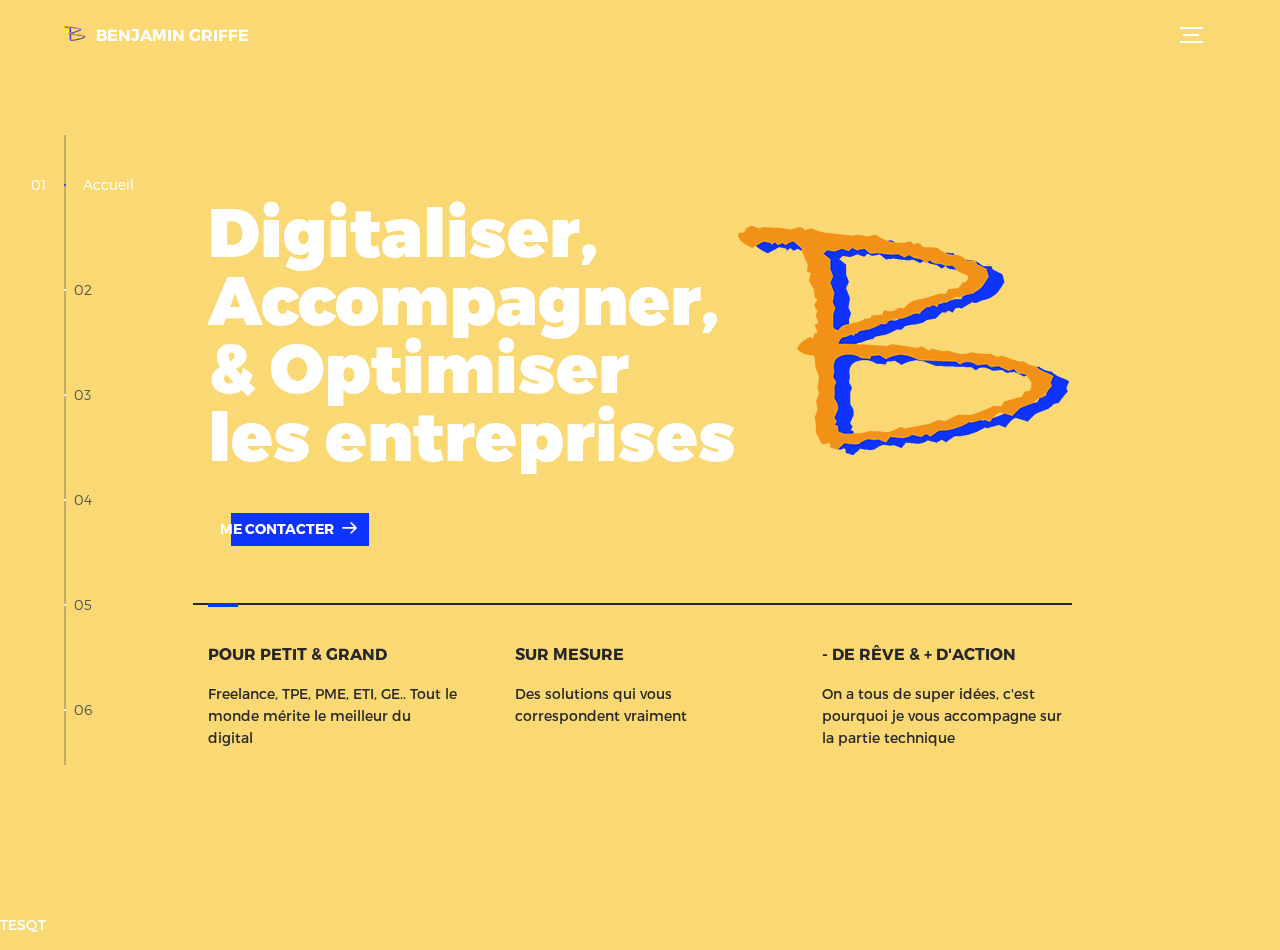
<file: global-master/index.html>
<!DOCTYPE html>
<html lang="en">

<head>
  <title>Benjamin GRIFFE</title>
  <meta charset="utf-8">
  <meta name="viewport" content="width=device-width, initial-scale=1">
  <meta http-equiv="X-UA-Compatible" content="IE=edge">
  <meta name="description" content="HTML5 website template">
  <meta name="keywords" content="global, template, html, sass, jquery">
  <meta name="author" content="Bucky Maler">
  <link rel="stylesheet" href="assets/css/main.css">
</head>

<body>

  <!-- notification for small viewports and landscape oriented smartphones -->
  <div class="device-notification">
    <a class="device-notification--logo" href="./index.html">
      <img src="assets/img/B-logoO.png" alt="Global">
      <p>Benjamin GRIFFE</p>
    </a>
    <p class="device-notification--message">Global has so much to offer that we must request you orient your device to
      portrait or find a larger screen. You won't be disappointed.</p>
  </div>

  <div class="perspective effect-rotate-left">
    <div class="container">
      <div class="outer-nav--return"></div>
      <div id="viewport" class="l-viewport">
        <div class="l-wrapper">
          <header class="header">
            <a class="header--logo" href="./index.html">
              <img src="assets/img/B-logoOOO.png" alt="B logo" class="Logo">
              <p>Benjamin GRIFFE</p>
            </a>
            <button class="header--cta cta">Me contacter</button>
            <div class="header--nav-toggle">
              <span></span>
            </div>
          </header>
          <nav class="l-side-nav">
            <ul class="side-nav">
              <li class="is-active"><span>Accueil</span></li>
              <li><span>A propos</span></li>
              <li><span>Mes services</span></li>
              <li><span>Mon travail</span></li>
              <li><span>Me retrouver</span></li>
              <li><span>Me contacter</span></li>
            </ul>
          </nav>
          <ul class="l-main-content main-content">
            <li class="l-section section section--is-active">
              <div class="intro">
                <div class="intro--banner">
                  <h1>Digitaliser,<br>Accompagner,<br>& Optimiser<br>les entreprises</h1>
                  <button class="cta">Me contacter
                    <svg version="1.1" id="Layer_1" xmlns="http://www.w3.org/2000/svg"
                      xmlns:xlink="http://www.w3.org/1999/xlink" x="0px" y="0px" viewBox="0 0 150 118"
                      style="enable-background:new 0 0 150 118;" xml:space="preserve">
                      <g transform="translate(0.000000,118.000000) scale(0.100000,-0.100000)">
                        <path
                          d="M870,1167c-34-17-55-57-46-90c3-15,81-100,194-211l187-185l-565-1c-431,0-571-3-590-13c-55-28-64-94-18-137c21-20,33-20,597-20h575l-192-193C800,103,794,94,849,39c20-20,39-29,61-29c28,0,63,30,298,262c147,144,272,271,279,282c30,51,23,60-219,304C947,1180,926,1196,870,1167z" />
                      </g>
                    </svg>
                    <span class="btn-background"></span>
                  </button>
                  <img src="assets/img/B-logoORANGEB.png" alt="Welcome">
                </div>
                <div class="intro--options">
                  <a href="#0">
                    <h3>Pour petit &amp; grand</h3>
                    <p>Freelance, TPE, PME, ETI, GE.. Tout le monde mérite le meilleur du digital </p>
                  </a>
                  <a href="#0">
                    <h3>Sur mesure</h3>
                    <p>Des solutions qui vous correspondent vraiment</p>
                  </a>
                  <a href="#0">
                    <h3>- de rêve &amp; + d'action</h3>
                    <p>On a tous de super idées, c'est pourquoi je vous accompagne sur la partie technique</p>
                  </a>
                </div>
              </div>
            </li>
            <li class="l-section section">
              <div class="about">
                <div class="about--banner">
                  <h2>Je crois en<br>Un avenir<br>Professionnel<br>Plus simple</h2>
                  <a href="./about.html">Mon histoire
                    <span>
                      <svg version="1.1" id="Layer_1" xmlns="http://www.w3.org/2000/svg"
                        xmlns:xlink="http://www.w3.org/1999/xlink" x="0px" y="0px" viewBox="0 0 150 118"
                        style="enable-background:new 0 0 150 118;" xml:space="preserve">
                        <g transform="translate(0.000000,118.000000) scale(0.100000,-0.100000)">
                          <path
                            d="M870,1167c-34-17-55-57-46-90c3-15,81-100,194-211l187-185l-565-1c-431,0-571-3-590-13c-55-28-64-94-18-137c21-20,33-20,597-20h575l-192-193C800,103,794,94,849,39c20-20,39-29,61-29c28,0,63,30,298,262c147,144,272,271,279,282c30,51,23,60-219,304C947,1180,926,1196,870,1167z" />
                        </g>
                      </svg>
                    </span>
                  </a>
                  <img src="assets/img/Sans titre-3.png" alt="About Us">
                </div>
                <div class="about--options">
                  <a href="#0">
                    <h3>Parcours</h3>
                  </a>
                  <a href="#0">
                    <h3>Valeurs</h3>
                  </a>
                  <a href="#0">
                    <h3>Compétences</h3>
                  </a>
                </div>
              </div>
            </li>
            <li class="l-section section">
              <div class="about">
                <div class="about--banner">
                  <h2>Ma devise ?<br>- de temps<br>En interne,<br>+ de temps<br>Avec les clients</h2>
                  <a href="./service.html">Mes services
                    <span>
                      <svg version="1.1" id="Layer_1" xmlns="http://www.w3.org/2000/svg"
                        xmlns:xlink="http://www.w3.org/1999/xlink" x="0px" y="0px" viewBox="0 0 150 118"
                        style="enable-background:new 0 0 150 118;" xml:space="preserve">
                        <g transform="translate(0.000000,118.000000) scale(0.100000,-0.100000)">
                          <path
                            d="M870,1167c-34-17-55-57-46-90c3-15,81-100,194-211l187-185l-565-1c-431,0-571-3-590-13c-55-28-64-94-18-137c21-20,33-20,597-20h575l-192-193C800,103,794,94,849,39c20-20,39-29,61-29c28,0,63,30,298,262c147,144,272,271,279,282c30,51,23,60-219,304C947,1180,926,1196,870,1167z" />
                        </g>
                      </svg>
                    </span>
                  </a>
                  <img src="assets/img/line-graph-svgrepo-com.png" alt="About Us">
                </div>
                <div class="about--options">
                  <a href="#0">   
                    <h3>Services</h3>
                  </a>
                  <a href="#0">
                    <h3>Engagements</h3>
                  </a>
                  <a href="#0">
                    <h3>Accompagnement</h3>
                  </a>
                </div>
              </div>
            </li>
            <li class="l-section section">
              <div class="work">
                <h2>Mon travail</h2>
                <div class="work--lockup">
                  <ul class="slider">
                    <li class="slider--item slider--item-left">
                      <a href="https://www.spib85.fr/" target="_blank">
                        <div class="slider--item-image">
                          <img src="assets/img/SPIBfoot2.png" alt="Victory">
                        </div>
                        <p class="slider--item-title">SPIB</p>
                        <p class="slider--item-description">Création d'un site sur-mesure mettant en avant leurs savoir
                          faire, l'ouverture de leurs services pour les particuliers ainsi que la création d'un pôle de
                          recrutement au seins de leur site. HTML5,SCSS,JS</p>
                      </a>
                    </li>
                    <li class="slider--item slider--item-center">
                      <a href="https://tous-en-boite.com/index.html" target="_blank">
                        <div class="slider--item-image">
                          <img src="assets/img/TEB.PNG" alt="Metiew and Smith">
                        </div>
                        <p class="slider--item-title">Radio tous en boite</p>
                        <p class="slider--item-description">Refont sur mesure d'une radio canadienne, définition
                          d'identité et utilisation d'intelligence artifitielle. HTML5,CSS3,JS</p>
                      </a>
                    </li>
                    <li class="slider--item slider--item-right">
                      <a href="#0">
                        <div class="slider--item-image">
                          <img src="assets/img/EatThemAll2.png" alt="Alex Nowak">
                        </div>
                        <p class="slider--item-title">EatThemAll (en cours)</p>
                        <p class="slider--item-description">Une application mobile permettant de lutter contre le gaspillage alimentaire et plus encore ! Flutter,Three.js</p>
                      </a>
                    </li>
                  </ul>
                  <div class="slider--prev">
                    <svg version="1.1" id="Layer_1" xmlns="http://www.w3.org/2000/svg"
                      xmlns:xlink="http://www.w3.org/1999/xlink" x="0px" y="0px" viewBox="0 0 150 118"
                      style="enable-background:new 0 0 150 118;" xml:space="preserve">
                      <g transform="translate(0.000000,118.000000) scale(0.100000,-0.100000)">
                        <path d="M561,1169C525,1155,10,640,3,612c-3-13,1-36,8-52c8-15,134-145,281-289C527,41,562,10,590,10c22,0,41,9,61,29
                    c55,55,49,64-163,278L296,510h575c564,0,576,0,597,20c46,43,37,109-18,137c-19,10-159,13-590,13l-565,1l182,180
                    c101,99,187,188,193,199c16,30,12,57-12,84C631,1174,595,1183,561,1169z" />
                      </g>
                    </svg>
                  </div>
                  <div class="slider--next">
                    <svg version="1.1" id="Layer_1" xmlns="http://www.w3.org/2000/svg"
                      xmlns:xlink="http://www.w3.org/1999/xlink" x="0px" y="0px" viewBox="0 0 150 118"
                      style="enable-background:new 0 0 150 118;" xml:space="preserve">
                      <g transform="translate(0.000000,118.000000) scale(0.100000,-0.100000)">
                        <path
                          d="M870,1167c-34-17-55-57-46-90c3-15,81-100,194-211l187-185l-565-1c-431,0-571-3-590-13c-55-28-64-94-18-137c21-20,33-20,597-20h575l-192-193C800,103,794,94,849,39c20-20,39-29,61-29c28,0,63,30,298,262c147,144,272,271,279,282c30,51,23,60-219,304C947,1180,926,1196,870,1167z" />
                      </g>
                    </svg>
                  </div>
                </div>
              </div>
            </li>
            <li class="l-section section">
              <div class="contact">
                <div class="contact--lockup">
                  <div class="modal">
                    <div class="modal--information">
                      <p>Les Herbiers, Vendée, France</p>
                      <a href="mailto:contact@benjamin-griffe.com">contact@benjamin-griffe.com</a>
                      <a href="tel:+33751667533">07 51 66 75 33</a>
                    </div>
                    <ul class="modal--options">
                      <li><a href="#0">GitHub</a></li>
                      <li><a href="#0">Linkdln</a></li>
                      <li><a href="mailto:contact@benjamin-griffe.com">Me contacter</a></li>
                    </ul>
                  </div>
                </div>
              </div>
            </li>
            <li class="l-section section">
              <div class="hire">
                <h2>Qu'allons-nous construire ensemble ?</h2>
                <!-- checkout formspree.io for easy form setup -->
                <form class="work-request">
                  <div class="work-request--options">
                    <span class="options-a">
                      <input id="opt-1" type="checkbox" value="app design">
                      <label for="opt-1">
                        <svg version="1.1" id="Layer_1" xmlns="http://www.w3.org/2000/svg"
                          xmlns:xlink="http://www.w3.org/1999/xlink" x="0px" y="0px" viewBox="0 0 150 111"
                          style="enable-background:new 0 0 150 111;" xml:space="preserve">
                          <g transform="translate(0.000000,111.000000) scale(0.100000,-0.100000)">
                            <path
                              d="M950,705L555,310L360,505C253,612,160,700,155,700c-6,0-44-34-85-75l-75-75l278-278L550-5l475,475c261,261,475,480,475,485c0,13-132,145-145,145C1349,1100,1167,922,950,705z" />
                          </g>
                        </svg>
                        Application
                      </label>
                      <input id="opt-2" type="checkbox" value="graphic design">
                      <label for="opt-2">
                        <svg version="1.1" id="Layer_1" xmlns="http://www.w3.org/2000/svg"
                          xmlns:xlink="http://www.w3.org/1999/xlink" x="0px" y="0px" viewBox="0 0 150 111"
                          style="enable-background:new 0 0 150 111;" xml:space="preserve">
                          <g transform="translate(0.000000,111.000000) scale(0.100000,-0.100000)">
                            <path
                              d="M950,705L555,310L360,505C253,612,160,700,155,700c-6,0-44-34-85-75l-75-75l278-278L550-5l475,475c261,261,475,480,475,485c0,13-132,145-145,145C1349,1100,1167,922,950,705z" />
                          </g>
                        </svg>
                        Graphic Design
                      </label>
                      <input id="opt-3" type="checkbox" value="motion design">
                      <label for="opt-3">
                        <svg version="1.1" id="Layer_1" xmlns="http://www.w3.org/2000/svg"
                          xmlns:xlink="http://www.w3.org/1999/xlink" x="0px" y="0px" viewBox="0 0 150 111"
                          style="enable-background:new 0 0 150 111;" xml:space="preserve">
                          <g transform="translate(0.000000,111.000000) scale(0.100000,-0.100000)">
                            <path
                              d="M950,705L555,310L360,505C253,612,160,700,155,700c-6,0-44-34-85-75l-75-75l278-278L550-5l475,475c261,261,475,480,475,485c0,13-132,145-145,145C1349,1100,1167,922,950,705z" />
                          </g>
                        </svg>
                        Développement
                      </label>
                    </span>
                    <span class="options-b">
                      <input id="opt-4" type="checkbox" value="ux design">
                      <label for="opt-4">
                        <svg version="1.1" id="Layer_1" xmlns="http://www.w3.org/2000/svg"
                          xmlns:xlink="http://www.w3.org/1999/xlink" x="0px" y="0px" viewBox="0 0 150 111"
                          style="enable-background:new 0 0 150 111;" xml:space="preserve">
                          <g transform="translate(0.000000,111.000000) scale(0.100000,-0.100000)">
                            <path
                              d="M950,705L555,310L360,505C253,612,160,700,155,700c-6,0-44-34-85-75l-75-75l278-278L550-5l475,475c261,261,475,480,475,485c0,13-132,145-145,145C1349,1100,1167,922,950,705z" />
                          </g>
                        </svg>
                        Optimisation
                      </label>
                      <input id="opt-5" type="checkbox" value="webdesign">
                      <label for="opt-5">
                        <svg version="1.1" id="Layer_1" xmlns="http://www.w3.org/2000/svg"
                          xmlns:xlink="http://www.w3.org/1999/xlink" x="0px" y="0px" viewBox="0 0 150 111"
                          style="enable-background:new 0 0 150 111;" xml:space="preserve">
                          <g transform="translate(0.000000,111.000000) scale(0.100000,-0.100000)">
                            <path
                              d="M950,705L555,310L360,505C253,612,160,700,155,700c-6,0-44-34-85-75l-75-75l278-278L550-5l475,475c261,261,475,480,475,485c0,13-132,145-145,145C1349,1100,1167,922,950,705z" />
                          </g>
                        </svg>
                        Webdesign
                      </label>
                      <input id="opt-6" type="checkbox" value="marketing">
                      <label for="opt-6">
                        <svg version="1.1" id="Layer_1" xmlns="http://www.w3.org/2000/svg"
                          xmlns:xlink="http://www.w3.org/1999/xlink" x="0px" y="0px" viewBox="0 0 150 111"
                          style="enable-background:new 0 0 150 111;" xml:space="preserve">
                          <g transform="translate(0.000000,111.000000) scale(0.100000,-0.100000)">
                            <path
                              d="M950,705L555,310L360,505C253,612,160,700,155,700c-6,0-44-34-85-75l-75-75l278-278L550-5l475,475c261,261,475,480,475,485c0,13-132,145-145,145C1349,1100,1167,922,950,705z" />
                          </g>
                        </svg>
                        Marketing
                      </label>
                    </span>
                  </div>
                  <div class="work-request--information">
                    <div class="information-name">
                      <input id="name" type="text" spellcheck="false">
                      <label for="name">Nom</label>
                    </div>
                    <div class="information-email">
                      <input id="email" type="email" spellcheck="false">
                      <label for="email">Email</label>
                    </div>
                  </div>
                  <input type="submit" value="Envoyer">
                </form>
              </div>
            </li>
          </ul>
        </div>
      </div>
    </div>
    <ul class="outer-nav">
      <li class="is-active">Accueil</li>
      <li><span>A propos</span></li>
      <li><span>Mes services</span></li>
      <li><span>Mon travail</span></li>
      <li><span>Me retrouver</span></li>
      <li><span>Me contacter</span></li>
    </ul>
  </div>
  <p>TESQT</p>

  <script src="https://ajax.googleapis.com/ajax/libs/jquery/2.2.4/jquery.min.js"></script>
  <script>
    window.jQuery || document.write('<script src="assets/js/vendor/jquery-2.2.4.min.js"><\/script>')
  </script>
  <script src="assets/js/functions-min.js"></script>
</body>

</html>
</file>
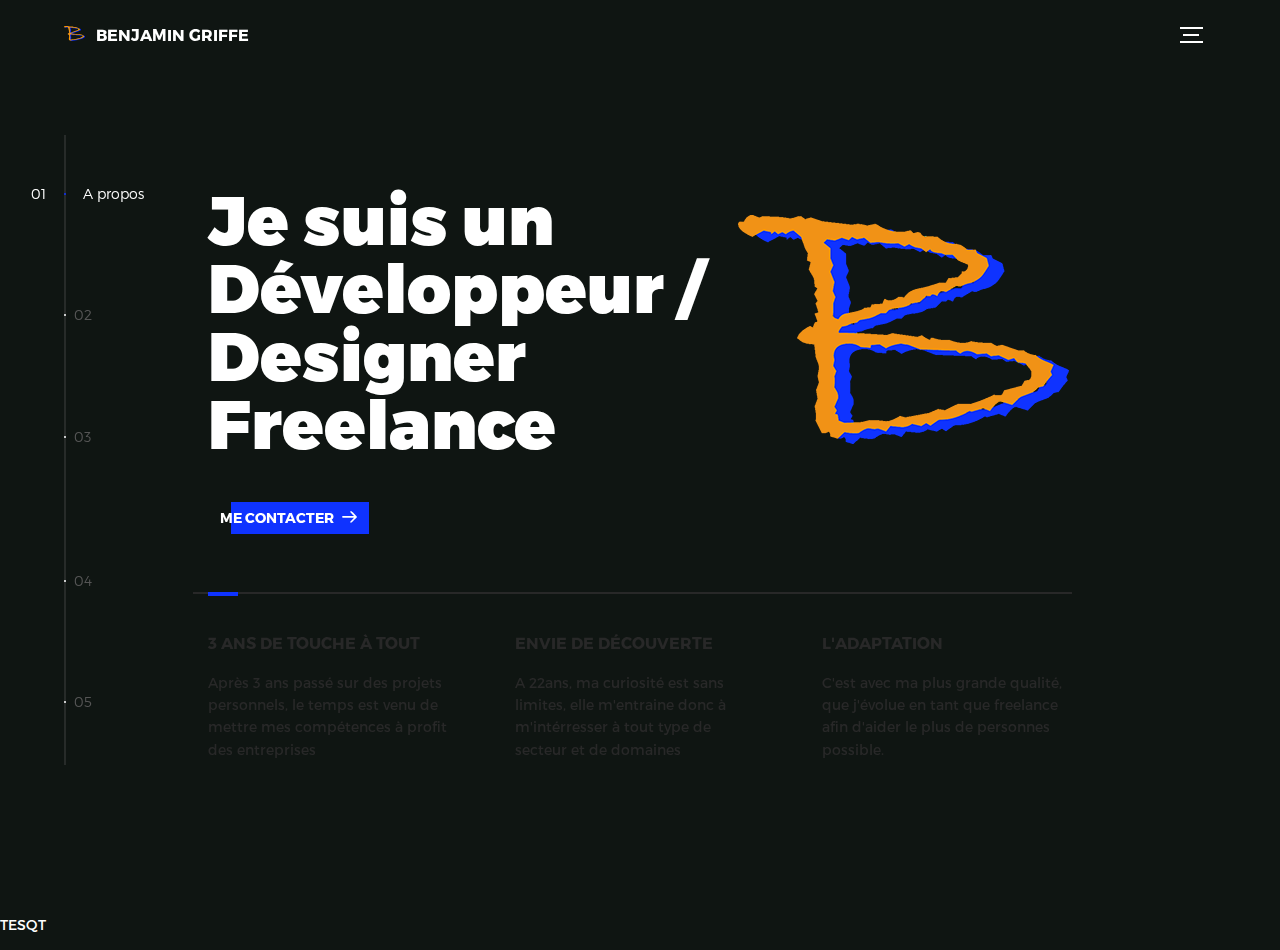
<file: global-master/about.html>
<!DOCTYPE html>
<html lang="en">

<head>
    <title>Benjamin GRIFFE</title>
    <meta charset="utf-8">
    <meta name="viewport" content="width=device-width, initial-scale=1">
    <meta http-equiv="X-UA-Compatible" content="IE=edge">
    <meta name="description" content="HTML5 website template">
    <meta name="keywords" content="global, template, html, sass, jquery">
    <meta name="author" content="Bucky Maler">
    <link rel="stylesheet" href="assets/css/main.css">
</head>

<body class="about-page">

    <!-- notification for small viewports and landscape oriented smartphones -->
    <div class="device-notification">
        <a class="device-notification--logo" href="./index.html">
            <img src="assets/img/B-logoO.png" alt="Global">
            <p>Benjamin GRIFFE</p>
        </a>
        <p class="device-notification--message">Global has so much to offer that we must request you orient your device
            to
            portrait or find a larger screen. You won't be disappointed.</p>
    </div>

    <div class="perspective effect-rotate-left">
        <div class="container">
            <div class="outer-nav--return"></div>
            <div id="viewport" class="l-viewport">
                <div class="l-wrapper">
                    <header class="header">
                        <a class="header--logo" href="./index.html">
                            <img src="assets/img/B-logoOOO.png" alt="B logo" class="Logo">
                            <p>Benjamin GRIFFE</p>
                        </a>
                        <button class="header--cta cta">Me contacter</button>
                        <div class="header--nav-toggle">
                            <span></span>
                        </div>
                    </header>
                    <nav class="l-side-nav">
                        <ul class="side-nav">
                            <li class="is-active"><span>A propos</span></li>
                            <li><span>Mes valeurs</span></li>
                            <li><span>Mes langages</span></li>
                            <li><span>Mes logiciels</span></li>
                            <li><span>Me contacter</span></li>
                        </ul>
                    </nav>
                    <ul class="l-main-content main-content">
                        <li class="l-section section section--is-active">
                            <div class="intro">
                                <div class="intro--banner">
                                    <h1>Je suis un<br>Développeur /<br>Designer<br>Freelance</h1>
                                    <button class="cta">Me contacter
                                        <svg version="1.1" id="Layer_1" xmlns="http://www.w3.org/2000/svg"
                                            xmlns:xlink="http://www.w3.org/1999/xlink" x="0px" y="0px"
                                            viewBox="0 0 150 118" style="enable-background:new 0 0 150 118;"
                                            xml:space="preserve">
                                            <g transform="translate(0.000000,118.000000) scale(0.100000,-0.100000)">
                                                <path
                                                    d="M870,1167c-34-17-55-57-46-90c3-15,81-100,194-211l187-185l-565-1c-431,0-571-3-590-13c-55-28-64-94-18-137c21-20,33-20,597-20h575l-192-193C800,103,794,94,849,39c20-20,39-29,61-29c28,0,63,30,298,262c147,144,272,271,279,282c30,51,23,60-219,304C947,1180,926,1196,870,1167z" />
                                            </g>
                                        </svg>
                                        <span class="btn-background"></span>
                                    </button>
                                    <img src="assets/img/B-logoORANGEB.png" alt="Welcome">
                                </div>
                                <div class="intro--options">
                                    <a href="#0">
                                        <h3>3 ans de touche à tout</h3>
                                        <p>Après 3 ans passé sur des projets personnels, le temps est venu de mettre mes compétences à profit des entreprises
                                        </p>
                                    </a>
                                    <a href="#0">
                                        <h3>Envie de découverte</h3>
                                        <p>A 22ans, ma curiosité est sans limites, elle m'entraine donc à m'intérresser à tout type de secteur et de domaines</p>
                                    </a>
                                    <a href="#0">
                                        <h3>L'adaptation</h3>
                                        <p>C'est avec ma plus grande qualité, que j'évolue en tant que freelance afin d'aider le plus de personnes possible.</p>
                                    </a>
                                </div>
                            </div>
                        </li>
                        <li class="l-section section">
                            <div class="about">
                                <div class="about--banner">
                                    <h2>Valeurs<br>&<br>Engagement<br></h2>
                                    
                                </div>
                                <div class="intro--options">
                                    <a href="#0">
                                        <h3>Une idéologie simple</h3>
                                        <p>Proposer le meilleur du digital pour tout le monde, en transformant la vision des entreprises en utilisant le digital comme un vrai atout du quotidien.
                                        </p>
                                    </a>
                                    <a href="#0">
                                        <h3>Un veritable pilier</h3>
                                        <p>Accompagner les entreprises sur leurs envies, leurs création ainsi que sur le long therme. Transformer leurs idées en réalité en m'occupant de tout.</p>
                                    </a>
                                    <a href="#0">
                                        <h3>Innovation</h3>
                                        <p>Venir avec un seul but, améliorer les conditions de travails de l'entreprises et alléger leurs charges de travails.</p>
                                    </a>
                                </div>
                            </div>
                        </li>
                        <li class="l-section section">
                            <div class="work">
                                <h2>Mes langages de programmation</h2>
                                <div class="work--lockup">
                                    <ul class="slider">
                                        <li class="slider--item slider--item-left">
                                            <a href="https://www.spib85.fr/" target="_blank">
                                                <div class="slider--item-image">
                                                    <img src="assets/img/SPIBfoot2.png" alt="HTML5">
                                                </div>
                                                <p class="slider--item-title">HTML5</p>
                                                <p class="slider--item-description">Script de balisage de texte, structuration de site internet.</p>
                                            </a>
                                        </li>
                                        <li class="slider--item slider--item-center">
                                            <a href="https://tous-en-boite.com/index.html" target="_blank">
                                                <div class="slider--item-image">
                                                    <img src="assets/img/TEB.PNG" alt="CSS3">
                                                </div>
                                                <p class="slider--item-title">CSS3</p>
                                                <p class="slider--item-description">Langage primaire de front, utilisation de ces nombreux frameworks tels que SCSS,tailwind,stylus,bootstrap.
                                                </p>
                                            </a>
                                        </li>
                                        <li class="slider--item slider--item-right">
                                            <a href="#0">
                                                <div class="slider--item-image">
                                                    <img src="assets/img/EatThemAll2.png" alt="JAVASCRIPT">
                                                </div>
                                                <p class="slider--item-title">JAVASCRIPT</p>
                                                <p class="slider--item-description">Langage d'évenement, améliorant l'ergonomie d'un site ou application utilisateur. Utilisation de ses frameworks tels que React.JS, Next.JS, Three.js (3D). Utilisation de Javascript coté backend avec Node.JS.</p>
                                            </a>  
                                        </li>
                                        <li class="slider--item slider--item-right">
                                            <a href="#0">
                                                <div class="slider--item-image">
                                                    <img src="assets/img/EatThemAll2.png" alt="PHP">
                                                </div>
                                                <p class="slider--item-title">PHP</p>
                                                <p class="slider--item-description">Langage primaire du backend, très peu utilisé.</p>
                                            </a>  
                                        </li>
                                        <li class="slider--item slider--item-right">
                                            <a href="#0">
                                                <div class="slider--item-image">
                                                    <img src="assets/img/EatThemAll2.png" alt="SOLIDITY">
                                                </div>
                                                <p class="slider--item-title">SOLIDITY</p>
                                                <p class="slider--item-description">Langage de la blockchain ethereum.</p>
                                            </a>  
                                        </li>
                                        <li class="slider--item slider--item-right">
                                            <a href="#0">
                                                <div class="slider--item-image">
                                                    <img src="assets/img/EatThemAll2.png" alt="RUST">
                                                </div>
                                                <p class="slider--item-title">RUST</p>
                                                <p class="slider--item-description">Langage multi-fonctionnel émergeant, réputé pour sa sécurité.</p>
                                            </a>  
                                        </li>
                                        <li class="slider--item slider--item-right">
                                            <a href="#0">
                                                <div class="slider--item-image">
                                                    <img src="assets/img/EatThemAll2.png" alt="FLUTTER">
                                                </div>
                                                <p class="slider--item-title">FLUTTER</p>
                                                <p class="slider--item-description">Langage créer spécialement pour les applications et web app, créer sous Dart.</p>
                                            </a>  
                                        </li>
                                    </ul>
                                    <div class="slider--prev">
                                        <svg version="1.1" id="Layer_1" xmlns="http://www.w3.org/2000/svg"
                                            xmlns:xlink="http://www.w3.org/1999/xlink" x="0px" y="0px"
                                            viewBox="0 0 150 118" style="enable-background:new 0 0 150 118;"
                                            xml:space="preserve">
                                            <g transform="translate(0.000000,118.000000) scale(0.100000,-0.100000)">
                                                <path d="M561,1169C525,1155,10,640,3,612c-3-13,1-36,8-52c8-15,134-145,281-289C527,41,562,10,590,10c22,0,41,9,61,29
                    c55,55,49,64-163,278L296,510h575c564,0,576,0,597,20c46,43,37,109-18,137c-19,10-159,13-590,13l-565,1l182,180
                    c101,99,187,188,193,199c16,30,12,57-12,84C631,1174,595,1183,561,1169z" />
                                            </g>
                                        </svg>
                                    </div>
                                    <div class="slider--next">
                                        <svg version="1.1" id="Layer_1" xmlns="http://www.w3.org/2000/svg"
                                            xmlns:xlink="http://www.w3.org/1999/xlink" x="0px" y="0px"
                                            viewBox="0 0 150 118" style="enable-background:new 0 0 150 118;"
                                            xml:space="preserve">
                                            <g transform="translate(0.000000,118.000000) scale(0.100000,-0.100000)">
                                                <path
                                                    d="M870,1167c-34-17-55-57-46-90c3-15,81-100,194-211l187-185l-565-1c-431,0-571-3-590-13c-55-28-64-94-18-137c21-20,33-20,597-20h575l-192-193C800,103,794,94,849,39c20-20,39-29,61-29c28,0,63,30,298,262c147,144,272,271,279,282c30,51,23,60-219,304C947,1180,926,1196,870,1167z" />
                                            </g>
                                        </svg>
                                    </div>
                                </div>
                            </div>
                        </li>
                        <li class="l-section section">
                            <div class="work">
                                <h2>Les logiciels que j'utilises</h2>
                                <div class="work--lockup">
                                    <ul class="slider">
                                        <li class="slider--item slider--item-left">
                                            <a href="https://www.spib85.fr/" target="_blank">
                                                <div class="slider--item-image">
                                                    <img src="assets/img/SPIBfoot2.png" alt="Victory">
                                                </div>
                                                <p class="slider--item-title">Suite Adobe</p>
                                                <p class="slider--item-description">Suite d'outils permettant la création de contenu de tous types.</p>
                                            </a>
                                        </li>
                                        <li class="slider--item slider--item-center">
                                            <a href="https://tous-en-boite.com/index.html" target="_blank">
                                                <div class="slider--item-image">
                                                    <img src="assets/img/TEB.PNG" alt="Metiew and Smith">
                                                </div>
                                                <p class="slider--item-title">Visual studio Code</p>
                                                <p class="slider--item-description">Editeur de texte pour développement, le plus utilisé.
                                                </p>
                                            </a>
                                        </li>
                                        <li class="slider--item slider--item-right">
                                            <a href="#0">
                                                <div class="slider--item-image">
                                                    <img src="assets/img/EatThemAll2.png" alt="Alex Nowak">
                                                </div>
                                                <p class="slider--item-title">Blender</p>
                                                <p class="slider--item-description">Logiciel open source de 3D</p>
                                            </a>
                                        </li>
                                        <li class="slider--item slider--item-right">
                                            <a href="#0">
                                                <div class="slider--item-image">
                                                    <img src="assets/img/EatThemAll2.png" alt="Alex Nowak">
                                                </div>
                                                <p class="slider--item-title">Android studio</p>
                                                <p class="slider--item-description">Editeur de texte spécialisé dans les application mobile et web.</p>
                                            </a>
                                        </li>
                                        <li class="slider--item slider--item-right">
                                            <a href="#0">
                                                <div class="slider--item-image">
                                                    <img src="assets/img/EatThemAll2.png" alt="Alex Nowak">
                                                </div>
                                                <p class="slider--item-title">Autre</p>
                                                <p class="slider--item-description">Utilisation de serveur tel que O2switch, Hostinger, OVH.. Utilisation de bases de donnée tels que firebase, pinata cloud en IPFS, utilisation de fichier JSON...</p>
                                            </a>
                                        </li> 
                                    </ul>
                                    <div class="slider--prev">
                                        <svg version="1.1" id="Layer_1" xmlns="http://www.w3.org/2000/svg"
                                            xmlns:xlink="http://www.w3.org/1999/xlink" x="0px" y="0px"
                                            viewBox="0 0 150 118" style="enable-background:new 0 0 150 118;"
                                            xml:space="preserve">
                                            <g transform="translate(0.000000,118.000000) scale(0.100000,-0.100000)">
                                                <path d="M561,1169C525,1155,10,640,3,612c-3-13,1-36,8-52c8-15,134-145,281-289C527,41,562,10,590,10c22,0,41,9,61,29
                      c55,55,49,64-163,278L296,510h575c564,0,576,0,597,20c46,43,37,109-18,137c-19,10-159,13-590,13l-565,1l182,180
                      c101,99,187,188,193,199c16,30,12,57-12,84C631,1174,595,1183,561,1169z" />
                                            </g>
                                        </svg>
                                    </div>
                                    <div class="slider--next">
                                        <svg version="1.1" id="Layer_1" xmlns="http://www.w3.org/2000/svg"
                                            xmlns:xlink="http://www.w3.org/1999/xlink" x="0px" y="0px"
                                            viewBox="0 0 150 118" style="enable-background:new 0 0 150 118;"
                                            xml:space="preserve">
                                            <g transform="translate(0.000000,118.000000) scale(0.100000,-0.100000)">
                                                <path
                                                    d="M870,1167c-34-17-55-57-46-90c3-15,81-100,194-211l187-185l-565-1c-431,0-571-3-590-13c-55-28-64-94-18-137c21-20,33-20,597-20h575l-192-193C800,103,794,94,849,39c20-20,39-29,61-29c28,0,63,30,298,262c147,144,272,271,279,282c30,51,23,60-219,304C947,1180,926,1196,870,1167z" />
                                            </g>
                                        </svg>
                                    </div>
                                </div>
                            </div>
                        </li>
                        <li class="l-section section">
                            <div class="hire">
                                <h2>Qu'allons-nous construire ensemble ?</h2>
                                <!-- checkout formspree.io for easy form setup -->
                                <form class="work-request">
                                    <div class="work-request--options">
                                        <span class="options-a">
                                            <input id="opt-1" type="checkbox" value="app design">
                                            <label for="opt-1">
                                                <svg version="1.1" id="Layer_1" xmlns="http://www.w3.org/2000/svg"
                                                    xmlns:xlink="http://www.w3.org/1999/xlink" x="0px" y="0px"
                                                    viewBox="0 0 150 111" style="enable-background:new 0 0 150 111;"
                                                    xml:space="preserve">
                                                    <g
                                                        transform="translate(0.000000,111.000000) scale(0.100000,-0.100000)">
                                                        <path
                                                            d="M950,705L555,310L360,505C253,612,160,700,155,700c-6,0-44-34-85-75l-75-75l278-278L550-5l475,475c261,261,475,480,475,485c0,13-132,145-145,145C1349,1100,1167,922,950,705z" />
                                                    </g>
                                                </svg>
                                                Application
                                            </label>
                                            <input id="opt-2" type="checkbox" value="graphic design">
                                            <label for="opt-2">
                                                <svg version="1.1" id="Layer_1" xmlns="http://www.w3.org/2000/svg"
                                                    xmlns:xlink="http://www.w3.org/1999/xlink" x="0px" y="0px"
                                                    viewBox="0 0 150 111" style="enable-background:new 0 0 150 111;"
                                                    xml:space="preserve">
                                                    <g
                                                        transform="translate(0.000000,111.000000) scale(0.100000,-0.100000)">
                                                        <path
                                                            d="M950,705L555,310L360,505C253,612,160,700,155,700c-6,0-44-34-85-75l-75-75l278-278L550-5l475,475c261,261,475,480,475,485c0,13-132,145-145,145C1349,1100,1167,922,950,705z" />
                                                    </g>
                                                </svg>
                                                Graphic Design
                                            </label>
                                            <input id="opt-3" type="checkbox" value="motion design">
                                            <label for="opt-3">
                                                <svg version="1.1" id="Layer_1" xmlns="http://www.w3.org/2000/svg"
                                                    xmlns:xlink="http://www.w3.org/1999/xlink" x="0px" y="0px"
                                                    viewBox="0 0 150 111" style="enable-background:new 0 0 150 111;"
                                                    xml:space="preserve">
                                                    <g
                                                        transform="translate(0.000000,111.000000) scale(0.100000,-0.100000)">
                                                        <path
                                                            d="M950,705L555,310L360,505C253,612,160,700,155,700c-6,0-44-34-85-75l-75-75l278-278L550-5l475,475c261,261,475,480,475,485c0,13-132,145-145,145C1349,1100,1167,922,950,705z" />
                                                    </g>
                                                </svg>
                                                Développement
                                            </label>
                                        </span>
                                        <span class="options-b">
                                            <input id="opt-4" type="checkbox" value="ux design">
                                            <label for="opt-4">
                                                <svg version="1.1" id="Layer_1" xmlns="http://www.w3.org/2000/svg"
                                                    xmlns:xlink="http://www.w3.org/1999/xlink" x="0px" y="0px"
                                                    viewBox="0 0 150 111" style="enable-background:new 0 0 150 111;"
                                                    xml:space="preserve">
                                                    <g
                                                        transform="translate(0.000000,111.000000) scale(0.100000,-0.100000)">
                                                        <path
                                                            d="M950,705L555,310L360,505C253,612,160,700,155,700c-6,0-44-34-85-75l-75-75l278-278L550-5l475,475c261,261,475,480,475,485c0,13-132,145-145,145C1349,1100,1167,922,950,705z" />
                                                    </g>
                                                </svg>
                                                Optimisation
                                            </label>
                                            <input id="opt-5" type="checkbox" value="webdesign">
                                            <label for="opt-5">
                                                <svg version="1.1" id="Layer_1" xmlns="http://www.w3.org/2000/svg"
                                                    xmlns:xlink="http://www.w3.org/1999/xlink" x="0px" y="0px"
                                                    viewBox="0 0 150 111" style="enable-background:new 0 0 150 111;"
                                                    xml:space="preserve">
                                                    <g
                                                        transform="translate(0.000000,111.000000) scale(0.100000,-0.100000)">
                                                        <path
                                                            d="M950,705L555,310L360,505C253,612,160,700,155,700c-6,0-44-34-85-75l-75-75l278-278L550-5l475,475c261,261,475,480,475,485c0,13-132,145-145,145C1349,1100,1167,922,950,705z" />
                                                    </g>
                                                </svg>
                                                Webdesign
                                            </label>
                                            <input id="opt-6" type="checkbox" value="marketing">
                                            <label for="opt-6">
                                                <svg version="1.1" id="Layer_1" xmlns="http://www.w3.org/2000/svg"
                                                    xmlns:xlink="http://www.w3.org/1999/xlink" x="0px" y="0px"
                                                    viewBox="0 0 150 111" style="enable-background:new 0 0 150 111;"
                                                    xml:space="preserve">
                                                    <g
                                                        transform="translate(0.000000,111.000000) scale(0.100000,-0.100000)">
                                                        <path
                                                            d="M950,705L555,310L360,505C253,612,160,700,155,700c-6,0-44-34-85-75l-75-75l278-278L550-5l475,475c261,261,475,480,475,485c0,13-132,145-145,145C1349,1100,1167,922,950,705z" />
                                                    </g>
                                                </svg>
                                                Marketing
                                            </label>
                                        </span>
                                    </div>
                                    <div class="work-request--information">
                                        <div class="information-name">
                                            <input id="name" type="text" spellcheck="false">
                                            <label for="name">Nom</label>
                                        </div>
                                        <div class="information-email">
                                            <input id="email" type="email" spellcheck="false">
                                            <label for="email">Email</label>
                                        </div>
                                    </div>
                                    <input type="submit" value="Send Request">
                                </form>
                            </div>
                        </li>
                    </ul>
                </div>
            </div>
        </div>
        <ul class="outer-nav">
            <li class="is-active">A propos</li>
            <li><span>Mes valeurs</span></li>
            <li><span>Mes langages</span></li>
            <li><span>Mes logiciels</span></li>
            <li><span>Me contacter</span></li>
        </ul>
    </div>
    <p>TESQT</p>

    <script src="https://ajax.googleapis.com/ajax/libs/jquery/2.2.4/jquery.min.js"></script>
    <script>
        window.jQuery || document.write('<script src="assets/js/vendor/jquery-2.2.4.min.js"><\/script>')
    </script>
    <script src="assets/js/functions-min.js"></script>
</body>

</html>
</file>
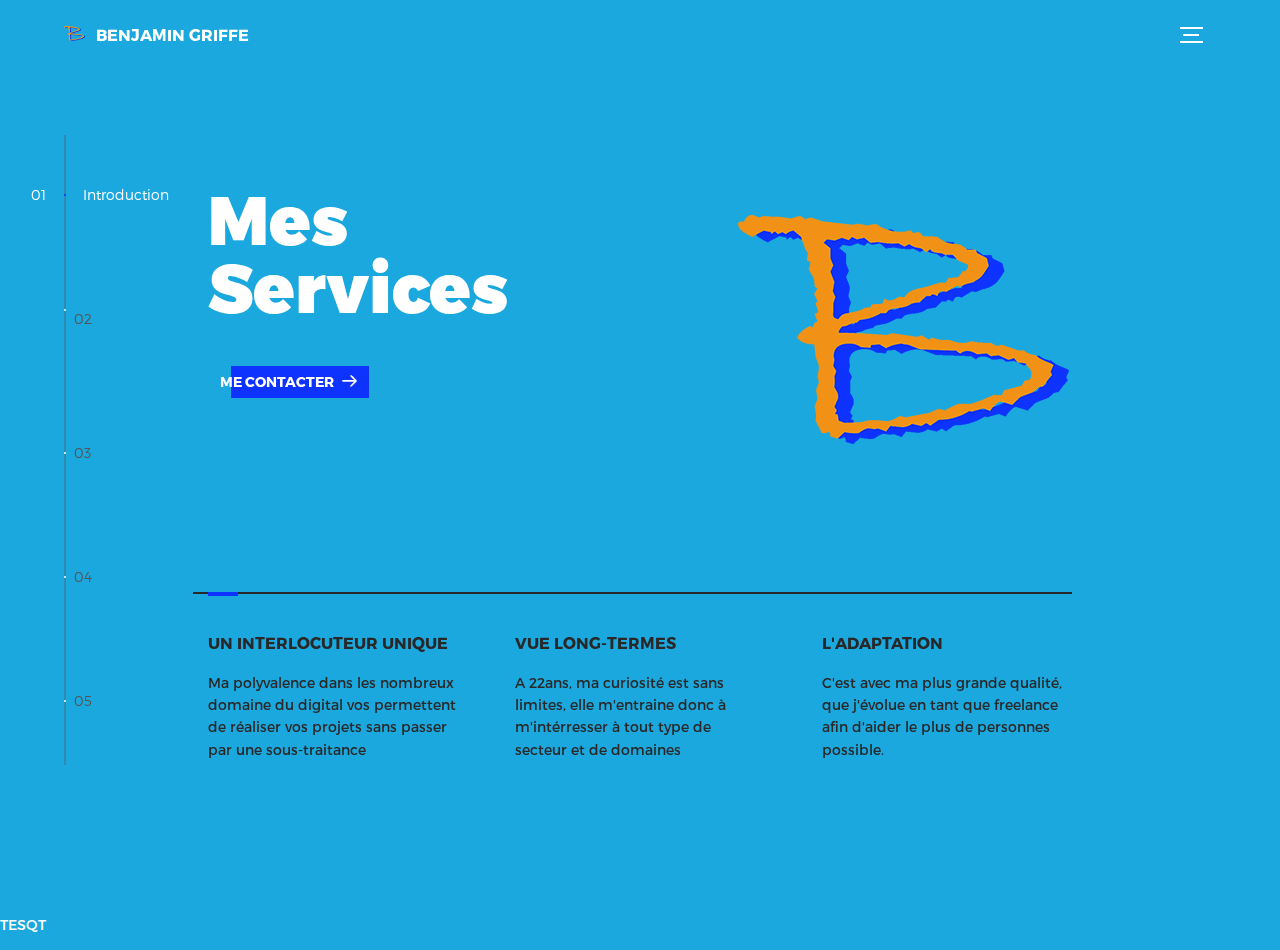
<file: global-master/service.html>
<!DOCTYPE html>
<html lang="en">

<head>
    <title>Benjamin GRIFFE</title>
    <meta charset="utf-8">
    <meta name="viewport" content="width=device-width, initial-scale=1">
    <meta http-equiv="X-UA-Compatible" content="IE=edge">
    <meta name="description" content="HTML5 website template">
    <meta name="keywords" content="global, template, html, sass, jquery">
    <meta name="author" content="Bucky Maler">
    <link rel="stylesheet" href="assets/css/main.css">
</head>

<body class="service-page">

    <!-- notification for small viewports and landscape oriented smartphones -->
    <div class="device-notification">
        <a class="device-notification--logo" href="./index.html">
            <img src="assets/img/B-logoO.png" alt="Global">
            <p>Benjamin GRIFFE</p>
        </a>
        <p class="device-notification--message">Global has so much to offer that we must request you orient your device
            to
            portrait or find a larger screen. You won't be disappointed.</p>
    </div>

    <div class="perspective effect-rotate-left">
        <div class="container">
            <div class="outer-nav--return"></div>
            <div id="viewport" class="l-viewport">
                <div class="l-wrapper">
                    <header class="header">
                        <a class="header--logo" href="./index.html">
                            <img src="assets/img/B-logoOOO.png" alt="B logo" class="Logo">
                            <p>Benjamin GRIFFE</p>
                        </a>
                        <button class="header--cta cta">Me contacter</button>
                        <div class="header--nav-toggle">
                            <span></span>
                        </div>
                    </header>
                    <nav class="l-side-nav">
                        <ul class="side-nav">
                            <li class="is-active"><span>Introduction</span></li>
                            <li><span>Développement</span></li>
                            <li><span>Design</span></li>
                            <li><span>Autre</span></li>
                            <li><span>Me contacter</span></li>
                        </ul>
                    </nav>
                    <ul class="l-main-content main-content">
                        <li class="l-section section section--is-active">
                            <div class="intro">
                                <div class="intro--banner">
                                    <h1>Mes<br>Services</h1>
                                    <button class="cta">Me contacter
                                        <svg version="1.1" id="Layer_1" xmlns="http://www.w3.org/2000/svg"
                                            xmlns:xlink="http://www.w3.org/1999/xlink" x="0px" y="0px"
                                            viewBox="0 0 150 118" style="enable-background:new 0 0 150 118;"
                                            xml:space="preserve">
                                            <g transform="translate(0.000000,118.000000) scale(0.100000,-0.100000)">
                                                <path
                                                    d="M870,1167c-34-17-55-57-46-90c3-15,81-100,194-211l187-185l-565-1c-431,0-571-3-590-13c-55-28-64-94-18-137c21-20,33-20,597-20h575l-192-193C800,103,794,94,849,39c20-20,39-29,61-29c28,0,63,30,298,262c147,144,272,271,279,282c30,51,23,60-219,304C947,1180,926,1196,870,1167z" />
                                            </g>
                                        </svg>
                                        <span class="btn-background"></span>
                                    </button>
                                    <img src="assets/img/B-logoORANGEB.png" alt="Welcome">
                                </div>
                                <div class="intro--options">
                                    <a href="#0">
                                        <h3>Un interlocuteur unique</h3>
                                        <p>Ma polyvalence dans les nombreux domaine du digital vos permettent de réaliser vos projets sans passer par une sous-traitance
                                        </p>
                                    </a>
                                    <a href="#0">
                                        <h3>Vue long-termes</h3>
                                        <p>A 22ans, ma curiosité est sans limites, elle m'entraine donc à m'intérresser à tout type de secteur et de domaines</p>
                                    </a>
                                    <a href="#0">
                                        <h3>L'adaptation</h3>
                                        <p>C'est avec ma plus grande qualité, que j'évolue en tant que freelance afin d'aider le plus de personnes possible.</p>
                                    </a>
                                </div>
                            </div>
                        </li>
                        <li class="l-section section">
                            <div class="work">
                                <h2>Mes services en développement</h2>
                                <div class="work--lockup">
                                    <ul class="slider">
                                        <li class="slider--item slider--item-left">
                                            <a href="https://www.spib85.fr/" target="_blank">
                                                <div class="slider--item-image">
                                                    <img src="assets/img/SPIBfoot2.png" alt="HTML5">
                                                </div>
                                                <p class="slider--item-title">HTML5</p>
                                                <p class="slider--item-description">Script de balisage de texte, structuration de site internet.</p>
                                            </a>
                                        </li>
                                        <li class="slider--item slider--item-center">
                                            <a href="https://tous-en-boite.com/index.html" target="_blank">
                                                <div class="slider--item-image">
                                                    <img src="assets/img/TEB.PNG" alt="CSS3">
                                                </div>
                                                <p class="slider--item-title">CSS3</p>
                                                <p class="slider--item-description">Langage primaire de front, utilisation de ces nombreux frameworks tels que SCSS,tailwind,stylus,bootstrap.
                                                </p>
                                            </a>
                                        </li>
                                        <li class="slider--item slider--item-right">
                                            <a href="#0">
                                                <div class="slider--item-image">
                                                    <img src="assets/img/EatThemAll2.png" alt="JAVASCRIPT">
                                                </div>
                                                <p class="slider--item-title">JAVASCRIPT</p>
                                                <p class="slider--item-description">Langage d'évenement, améliorant l'ergonomie d'un site ou application utilisateur. Utilisation de ses frameworks tels que React.JS, Next.JS, Three.js (3D). Utilisation de Javascript coté backend avec Node.JS.</p>
                                            </a>  
                                        </li>
                                        <li class="slider--item slider--item-right">
                                            <a href="#0">
                                                <div class="slider--item-image">
                                                    <img src="assets/img/EatThemAll2.png" alt="PHP">
                                                </div>
                                                <p class="slider--item-title">PHP</p>
                                                <p class="slider--item-description">Langage primaire du backend, très peu utilisé.</p>
                                            </a>  
                                        </li>
                                        <li class="slider--item slider--item-right">
                                            <a href="#0">
                                                <div class="slider--item-image">
                                                    <img src="assets/img/EatThemAll2.png" alt="SOLIDITY">
                                                </div>
                                                <p class="slider--item-title">SOLIDITY</p>
                                                <p class="slider--item-description">Langage de la blockchain ethereum.</p>
                                            </a>  
                                        </li>
                                        <li class="slider--item slider--item-right">
                                            <a href="#0">
                                                <div class="slider--item-image">
                                                    <img src="assets/img/EatThemAll2.png" alt="RUST">
                                                </div>
                                                <p class="slider--item-title">RUST</p>
                                                <p class="slider--item-description">Langage multi-fonctionnel émergeant, réputé pour sa sécurité.</p>
                                            </a>  
                                        </li>
                                        <li class="slider--item slider--item-right">
                                            <a href="#0">
                                                <div class="slider--item-image">
                                                    <img src="assets/img/EatThemAll2.png" alt="FLUTTER">
                                                </div>
                                                <p class="slider--item-title">FLUTTER</p>
                                                <p class="slider--item-description">Langage créer spécialement pour les applications et web app, créer sous Dart.</p>
                                            </a>  
                                        </li>
                                    </ul>
                                    <div class="slider--prev">
                                        <svg version="1.1" id="Layer_1" xmlns="http://www.w3.org/2000/svg"
                                            xmlns:xlink="http://www.w3.org/1999/xlink" x="0px" y="0px"
                                            viewBox="0 0 150 118" style="enable-background:new 0 0 150 118;"
                                            xml:space="preserve">
                                            <g transform="translate(0.000000,118.000000) scale(0.100000,-0.100000)">
                                                <path d="M561,1169C525,1155,10,640,3,612c-3-13,1-36,8-52c8-15,134-145,281-289C527,41,562,10,590,10c22,0,41,9,61,29
                    c55,55,49,64-163,278L296,510h575c564,0,576,0,597,20c46,43,37,109-18,137c-19,10-159,13-590,13l-565,1l182,180
                    c101,99,187,188,193,199c16,30,12,57-12,84C631,1174,595,1183,561,1169z" />
                                            </g>
                                        </svg>
                                    </div>
                                    <div class="slider--next">
                                        <svg version="1.1" id="Layer_1" xmlns="http://www.w3.org/2000/svg"
                                            xmlns:xlink="http://www.w3.org/1999/xlink" x="0px" y="0px"
                                            viewBox="0 0 150 118" style="enable-background:new 0 0 150 118;"
                                            xml:space="preserve">
                                            <g transform="translate(0.000000,118.000000) scale(0.100000,-0.100000)">
                                                <path
                                                    d="M870,1167c-34-17-55-57-46-90c3-15,81-100,194-211l187-185l-565-1c-431,0-571-3-590-13c-55-28-64-94-18-137c21-20,33-20,597-20h575l-192-193C800,103,794,94,849,39c20-20,39-29,61-29c28,0,63,30,298,262c147,144,272,271,279,282c30,51,23,60-219,304C947,1180,926,1196,870,1167z" />
                                            </g>
                                        </svg>
                                    </div>
                                </div>
                            </div>
                        </li>
                        <li class="l-section section">
                            <div class="work">
                                <h2>Mes services en design</h2>
                                <div class="work--lockup">
                                    <ul class="slider">
                                        <li class="slider--item slider--item-left">
                                            <a href="https://www.spib85.fr/" target="_blank">
                                                <div class="slider--item-image">
                                                    <img src="assets/img/SPIBfoot2.png" alt="Victory">
                                                </div>
                                                <p class="slider--item-title">Suite Adobe</p>
                                                <p class="slider--item-description">Suite d'outils permettant la création de contenu de tous types.</p>
                                            </a>
                                        </li>
                                        <li class="slider--item slider--item-center">
                                            <a href="https://tous-en-boite.com/index.html" target="_blank">
                                                <div class="slider--item-image">
                                                    <img src="assets/img/TEB.PNG" alt="Metiew and Smith">
                                                </div>
                                                <p class="slider--item-title">Visual studio Code</p>
                                                <p class="slider--item-description">Editeur de texte pour développement, le plus utilisé.
                                                </p>
                                            </a>
                                        </li>
                                        <li class="slider--item slider--item-right">
                                            <a href="#0">
                                                <div class="slider--item-image">
                                                    <img src="assets/img/EatThemAll2.png" alt="Alex Nowak">
                                                </div>
                                                <p class="slider--item-title">Blender</p>
                                                <p class="slider--item-description">Logiciel open source de 3D</p>
                                            </a>
                                        </li>
                                        <li class="slider--item slider--item-right">
                                            <a href="#0">
                                                <div class="slider--item-image">
                                                    <img src="assets/img/EatThemAll2.png" alt="Alex Nowak">
                                                </div>
                                                <p class="slider--item-title">Android studio</p>
                                                <p class="slider--item-description">Editeur de texte spécialisé dans les application mobile et web.</p>
                                            </a>
                                        </li>
                                        <li class="slider--item slider--item-right">
                                            <a href="#0">
                                                <div class="slider--item-image">
                                                    <img src="assets/img/EatThemAll2.png" alt="Alex Nowak">
                                                </div>
                                                <p class="slider--item-title">Autre</p>
                                                <p class="slider--item-description">Utilisation de serveur tel que O2switch, Hostinger, OVH.. Utilisation de bases de donnée tels que firebase, pinata cloud en IPFS, utilisation de fichier JSON...</p>
                                            </a>
                                        </li> 
                                    </ul>
                                    <div class="slider--prev">
                                        <svg version="1.1" id="Layer_1" xmlns="http://www.w3.org/2000/svg"
                                            xmlns:xlink="http://www.w3.org/1999/xlink" x="0px" y="0px"
                                            viewBox="0 0 150 118" style="enable-background:new 0 0 150 118;"
                                            xml:space="preserve">
                                            <g transform="translate(0.000000,118.000000) scale(0.100000,-0.100000)">
                                                <path d="M561,1169C525,1155,10,640,3,612c-3-13,1-36,8-52c8-15,134-145,281-289C527,41,562,10,590,10c22,0,41,9,61,29
                      c55,55,49,64-163,278L296,510h575c564,0,576,0,597,20c46,43,37,109-18,137c-19,10-159,13-590,13l-565,1l182,180
                      c101,99,187,188,193,199c16,30,12,57-12,84C631,1174,595,1183,561,1169z" />
                                            </g>
                                        </svg>
                                    </div>
                                    <div class="slider--next">
                                        <svg version="1.1" id="Layer_1" xmlns="http://www.w3.org/2000/svg"
                                            xmlns:xlink="http://www.w3.org/1999/xlink" x="0px" y="0px"
                                            viewBox="0 0 150 118" style="enable-background:new 0 0 150 118;"
                                            xml:space="preserve">
                                            <g transform="translate(0.000000,118.000000) scale(0.100000,-0.100000)">
                                                <path
                                                    d="M870,1167c-34-17-55-57-46-90c3-15,81-100,194-211l187-185l-565-1c-431,0-571-3-590-13c-55-28-64-94-18-137c21-20,33-20,597-20h575l-192-193C800,103,794,94,849,39c20-20,39-29,61-29c28,0,63,30,298,262c147,144,272,271,279,282c30,51,23,60-219,304C947,1180,926,1196,870,1167z" />
                                            </g>
                                        </svg>
                                    </div>
                                </div>
                            </div>
                        </li>
                        <li class="l-section section">
                            <div class="work">
                                <h2>Autres services</h2>
                                <div class="work--lockup">
                                    <ul class="slider">
                                        <li class="slider--item slider--item-left">
                                            <a href="https://www.spib85.fr/" target="_blank">
                                                <div class="slider--item-image">
                                                    <img src="assets/img/SPIBfoot2.png" alt="Victory">
                                                </div>
                                                <p class="slider--item-title">Suite Adobe</p>
                                                <p class="slider--item-description">Suite d'outils permettant la création de contenu de tous types.</p>
                                            </a>
                                        </li>
                                        <li class="slider--item slider--item-center">
                                            <a href="https://tous-en-boite.com/index.html" target="_blank">
                                                <div class="slider--item-image">
                                                    <img src="assets/img/TEB.PNG" alt="Metiew and Smith">
                                                </div>
                                                <p class="slider--item-title">Visual studio Code</p>
                                                <p class="slider--item-description">Editeur de texte pour développement, le plus utilisé.
                                                </p>
                                            </a>
                                        </li>
                                        <li class="slider--item slider--item-right">
                                            <a href="#0">
                                                <div class="slider--item-image">
                                                    <img src="assets/img/EatThemAll2.png" alt="Alex Nowak">
                                                </div>
                                                <p class="slider--item-title">Blender</p>
                                                <p class="slider--item-description">Logiciel open source de 3D</p>
                                            </a>
                                        </li>
                                        <li class="slider--item slider--item-right">
                                            <a href="#0">
                                                <div class="slider--item-image">
                                                    <img src="assets/img/EatThemAll2.png" alt="Alex Nowak">
                                                </div>
                                                <p class="slider--item-title">Android studio</p>
                                                <p class="slider--item-description">Editeur de texte spécialisé dans les application mobile et web.</p>
                                            </a>
                                        </li>
                                        <li class="slider--item slider--item-right">
                                            <a href="#0">
                                                <div class="slider--item-image">
                                                    <img src="assets/img/EatThemAll2.png" alt="Alex Nowak">
                                                </div>
                                                <p class="slider--item-title">Autre</p>
                                                <p class="slider--item-description">Utilisation de serveur tel que O2switch, Hostinger, OVH.. Utilisation de bases de donnée tels que firebase, pinata cloud en IPFS, utilisation de fichier JSON...</p>
                                            </a>
                                        </li> 
                                    </ul>
                                    <div class="slider--prev">
                                        <svg version="1.1" id="Layer_1" xmlns="http://www.w3.org/2000/svg"
                                            xmlns:xlink="http://www.w3.org/1999/xlink" x="0px" y="0px"
                                            viewBox="0 0 150 118" style="enable-background:new 0 0 150 118;"
                                            xml:space="preserve">
                                            <g transform="translate(0.000000,118.000000) scale(0.100000,-0.100000)">
                                                <path d="M561,1169C525,1155,10,640,3,612c-3-13,1-36,8-52c8-15,134-145,281-289C527,41,562,10,590,10c22,0,41,9,61,29
                      c55,55,49,64-163,278L296,510h575c564,0,576,0,597,20c46,43,37,109-18,137c-19,10-159,13-590,13l-565,1l182,180
                      c101,99,187,188,193,199c16,30,12,57-12,84C631,1174,595,1183,561,1169z" />
                                            </g>
                                        </svg>
                                    </div>
                                    <div class="slider--next">
                                        <svg version="1.1" id="Layer_1" xmlns="http://www.w3.org/2000/svg"
                                            xmlns:xlink="http://www.w3.org/1999/xlink" x="0px" y="0px"
                                            viewBox="0 0 150 118" style="enable-background:new 0 0 150 118;"
                                            xml:space="preserve">
                                            <g transform="translate(0.000000,118.000000) scale(0.100000,-0.100000)">
                                                <path
                                                    d="M870,1167c-34-17-55-57-46-90c3-15,81-100,194-211l187-185l-565-1c-431,0-571-3-590-13c-55-28-64-94-18-137c21-20,33-20,597-20h575l-192-193C800,103,794,94,849,39c20-20,39-29,61-29c28,0,63,30,298,262c147,144,272,271,279,282c30,51,23,60-219,304C947,1180,926,1196,870,1167z" />
                                            </g>
                                        </svg>
                                    </div>
                                </div>
                            </div>
                        </li>
                        <li class="l-section section">
                            <div class="hire">
                                <h2>Qu'allons-nous construire ensemble ?</h2>
                                <!-- checkout formspree.io for easy form setup -->
                                <form class="work-request">
                                    <div class="work-request--options">
                                        <span class="options-a">
                                            <input id="opt-1" type="checkbox" value="app design">
                                            <label for="opt-1">
                                                <svg version="1.1" id="Layer_1" xmlns="http://www.w3.org/2000/svg"
                                                    xmlns:xlink="http://www.w3.org/1999/xlink" x="0px" y="0px"
                                                    viewBox="0 0 150 111" style="enable-background:new 0 0 150 111;"
                                                    xml:space="preserve">
                                                    <g
                                                        transform="translate(0.000000,111.000000) scale(0.100000,-0.100000)">
                                                        <path
                                                            d="M950,705L555,310L360,505C253,612,160,700,155,700c-6,0-44-34-85-75l-75-75l278-278L550-5l475,475c261,261,475,480,475,485c0,13-132,145-145,145C1349,1100,1167,922,950,705z" />
                                                    </g>
                                                </svg>
                                                Application
                                            </label>
                                            <input id="opt-2" type="checkbox" value="graphic design">
                                            <label for="opt-2">
                                                <svg version="1.1" id="Layer_1" xmlns="http://www.w3.org/2000/svg"
                                                    xmlns:xlink="http://www.w3.org/1999/xlink" x="0px" y="0px"
                                                    viewBox="0 0 150 111" style="enable-background:new 0 0 150 111;"
                                                    xml:space="preserve">
                                                    <g
                                                        transform="translate(0.000000,111.000000) scale(0.100000,-0.100000)">
                                                        <path
                                                            d="M950,705L555,310L360,505C253,612,160,700,155,700c-6,0-44-34-85-75l-75-75l278-278L550-5l475,475c261,261,475,480,475,485c0,13-132,145-145,145C1349,1100,1167,922,950,705z" />
                                                    </g>
                                                </svg>
                                                Graphic Design
                                            </label>
                                            <input id="opt-3" type="checkbox" value="motion design">
                                            <label for="opt-3">
                                                <svg version="1.1" id="Layer_1" xmlns="http://www.w3.org/2000/svg"
                                                    xmlns:xlink="http://www.w3.org/1999/xlink" x="0px" y="0px"
                                                    viewBox="0 0 150 111" style="enable-background:new 0 0 150 111;"
                                                    xml:space="preserve">
                                                    <g
                                                        transform="translate(0.000000,111.000000) scale(0.100000,-0.100000)">
                                                        <path
                                                            d="M950,705L555,310L360,505C253,612,160,700,155,700c-6,0-44-34-85-75l-75-75l278-278L550-5l475,475c261,261,475,480,475,485c0,13-132,145-145,145C1349,1100,1167,922,950,705z" />
                                                    </g>
                                                </svg>
                                                Développement
                                            </label>
                                        </span>
                                        <span class="options-b">
                                            <input id="opt-4" type="checkbox" value="ux design">
                                            <label for="opt-4">
                                                <svg version="1.1" id="Layer_1" xmlns="http://www.w3.org/2000/svg"
                                                    xmlns:xlink="http://www.w3.org/1999/xlink" x="0px" y="0px"
                                                    viewBox="0 0 150 111" style="enable-background:new 0 0 150 111;"
                                                    xml:space="preserve">
                                                    <g
                                                        transform="translate(0.000000,111.000000) scale(0.100000,-0.100000)">
                                                        <path
                                                            d="M950,705L555,310L360,505C253,612,160,700,155,700c-6,0-44-34-85-75l-75-75l278-278L550-5l475,475c261,261,475,480,475,485c0,13-132,145-145,145C1349,1100,1167,922,950,705z" />
                                                    </g>
                                                </svg>
                                                Optimisation
                                            </label>
                                            <input id="opt-5" type="checkbox" value="webdesign">
                                            <label for="opt-5">
                                                <svg version="1.1" id="Layer_1" xmlns="http://www.w3.org/2000/svg"
                                                    xmlns:xlink="http://www.w3.org/1999/xlink" x="0px" y="0px"
                                                    viewBox="0 0 150 111" style="enable-background:new 0 0 150 111;"
                                                    xml:space="preserve">
                                                    <g
                                                        transform="translate(0.000000,111.000000) scale(0.100000,-0.100000)">
                                                        <path
                                                            d="M950,705L555,310L360,505C253,612,160,700,155,700c-6,0-44-34-85-75l-75-75l278-278L550-5l475,475c261,261,475,480,475,485c0,13-132,145-145,145C1349,1100,1167,922,950,705z" />
                                                    </g>
                                                </svg>
                                                Webdesign
                                            </label>
                                            <input id="opt-6" type="checkbox" value="marketing">
                                            <label for="opt-6">
                                                <svg version="1.1" id="Layer_1" xmlns="http://www.w3.org/2000/svg"
                                                    xmlns:xlink="http://www.w3.org/1999/xlink" x="0px" y="0px"
                                                    viewBox="0 0 150 111" style="enable-background:new 0 0 150 111;"
                                                    xml:space="preserve">
                                                    <g
                                                        transform="translate(0.000000,111.000000) scale(0.100000,-0.100000)">
                                                        <path
                                                            d="M950,705L555,310L360,505C253,612,160,700,155,700c-6,0-44-34-85-75l-75-75l278-278L550-5l475,475c261,261,475,480,475,485c0,13-132,145-145,145C1349,1100,1167,922,950,705z" />
                                                    </g>
                                                </svg>
                                                Marketing
                                            </label>
                                        </span>
                                    </div>
                                    <div class="work-request--information">
                                        <div class="information-name">
                                            <input id="name" type="text" spellcheck="false">
                                            <label for="name">Nom</label>
                                        </div>
                                        <div class="information-email">
                                            <input id="email" type="email" spellcheck="false">
                                            <label for="email">Email</label>
                                        </div>
                                    </div>
                                    <input type="submit" value="Send Request">
                                </form>
                            </div>
                        </li>
                    </ul>
                </div>
            </div>
        </div>
        <ul class="outer-nav">
            <li class="is-active">A propos</li>
            <li><span>Mes valeurs</span></li>
            <li><span>Mes langages</span></li>
            <li><span>Mes logiciels</span></li>
            <li><span>Me contacter</span></li>
        </ul>
    </div>
    <p>TESQT</p>

    <script src="https://ajax.googleapis.com/ajax/libs/jquery/2.2.4/jquery.min.js"></script>
    <script>
        window.jQuery || document.write('<script src="assets/js/vendor/jquery-2.2.4.min.js"><\/script>')
    </script>
    <script src="assets/js/functions-min.js"></script>
</body>

</html>
</file>
<file: global-master/assets/css/main.css>
@charset "UTF-8";
@font-face {
  font-family: "Montserrat";
  src: url("fonts/Montserrat-Black.eot");
  src: local("☺"), url("fonts/Montserrat-Black.woff") format("woff"), url("fonts/Montserrat-Black.ttf") format("truetype"), url("fonts/Montserrat-Black.svg") format("svg");
  font-weight: 900;
  font-style: normal;
}
@font-face {
  font-family: "Montserrat";
  src: url("fonts/Montserrat-Bold.eot");
  src: local("☺"), url("fonts/Montserrat-Bold.woff") format("woff"), url("fonts/Montserrat-Bold.ttf") format("truetype"), url("fonts/Montserrat-Bold.svg") format("svg");
  font-weight: 700;
  font-style: normal;
}
@font-face {
  font-family: "Montserrat";
  src: url("fonts/Montserrat-Regular.eot");
  src: local("☺"), url("fonts/Montserrat-Regular.woff") format("woff"), url("fonts/Montserrat-Regular.ttf") format("truetype"), url("fonts/Montserrat-Regular.svg") format("svg");
  font-weight: 400;
  font-style: normal;
}
@font-face {
  font-family: "Montserrat";
  src: url("fonts/Montserrat-Light.eot");
  src: local("☺"), url("fonts/Montserrat-Light.woff") format("woff"), url("fonts/Montserrat-Light.ttf") format("truetype"), url("fonts/Montserrat-Light.svg") format("svg");
  font-weight: 300;
  font-style: normal;
}
/*! normalize.css v3.0.2 | MIT License | git.io/normalize */
html {
  font-family: sans-serif;
  -ms-text-size-adjust: 100%;
  -webkit-text-size-adjust: 100%;
}

body {
  margin: 0;
}

article,
aside,
details,
figcaption,
figure,
footer,
header,
hgroup,
main,
menu,
nav,
section,
summary {
  display: block;
}

audio,
canvas,
progress,
video {
  display: inline-block;
  vertical-align: baseline;
}

audio:not([controls]) {
  display: none;
  height: 0;
}

[hidden],
template {
  display: none;
}

a {
  background-color: transparent;
}

a:active,
a:hover {
  outline: 0;
}

abbr[title] {
  border-bottom: 1px dotted;
}

b,
strong {
  font-weight: bold;
}

dfn {
  font-style: italic;
}

h1 {
  font-size: 2em;
  margin: 0.67em 0;
}

mark {
  background: #ff0;
  color: #000;
}

small {
  font-size: 80%;
}

sub,
sup {
  font-size: 75%;
  line-height: 0;
  position: relative;
  vertical-align: baseline;
}

sup {
  top: -0.5em;
}

sub {
  bottom: -0.25em;
}

img {
  border: 0;
}

svg:not(:root) {
  overflow: hidden;
}

figure {
  margin: 1em 40px;
}

hr {
  -webkit-box-sizing: content-box;
          box-sizing: content-box;
  height: 0;
}

pre {
  overflow: auto;
}

code,
kbd,
pre,
samp {
  font-family: monospace, monospace;
  font-size: 1em;
}

button,
input,
optgroup,
select,
textarea {
  color: inherit;
  font: inherit;
  margin: 0;
}

button {
  overflow: visible;
}

button,
select {
  text-transform: none;
}

button,
html input[type=button],
input[type=reset],
input[type=submit] {
  -webkit-appearance: button;
  cursor: pointer;
}

button[disabled],
html input[disabled] {
  cursor: default;
}

button::-moz-focus-inner,
input::-moz-focus-inner {
  border: 0;
  padding: 0;
}

input {
  line-height: normal;
}

input[type=checkbox],
input[type=radio] {
  -webkit-box-sizing: border-box;
          box-sizing: border-box;
  padding: 0;
}

input[type=number]::-webkit-inner-spin-button,
input[type=number]::-webkit-outer-spin-button {
  height: auto;
}

input[type=search] {
  -webkit-appearance: textfield;
  -webkit-box-sizing: content-box;
  box-sizing: content-box;
}

input[type=search]::-webkit-search-cancel-button,
input[type=search]::-webkit-search-decoration {
  -webkit-appearance: none;
}

fieldset {
  border: 1px solid #c0c0c0;
  margin: 0 2px;
  padding: 0.35em 0.625em 0.75em;
}

legend {
  border: 0;
  padding: 0;
}

textarea {
  overflow: auto;
}

optgroup {
  font-weight: bold;
}

table {
  border-collapse: collapse;
  border-spacing: 0;
}

td,
th {
  padding: 0;
}

::-moz-selection {
  background: #FFF498;
}

::selection {
  background: #FFF498;
}

::-moz-selection {
  background: #FFF498;
}

img::-moz-selection {
  background: transparent;
}

img::selection {
  background: transparent;
}

img::-moz-selection {
  background: transparent;
}

body {
  -webkit-tap-highlight-color: #FFF498;
}

body {
  background-color: #FAD975;
  font-size: 14px;
  line-height: 1.6;
  font-family: "Montserrat", sans-serif;
  color: #fff;
  -webkit-font-smoothing: antialiased;
  -webkit-text-size-adjust: 100%;
}

.about-page {
  background-color: #0F1512;
}

.service-page {
  background-color: #1BA8DE;
}

.l-viewport {
  position: relative;
  width: 100%;
  height: 100vh;
  -webkit-box-shadow: 0 0 45px 5px rgba(0, 0, 0, 0.85);
          box-shadow: 0 0 45px 5px rgba(0, 0, 0, 0.85);
  overflow: hidden;
}

.l-wrapper {
  position: relative;
  width: 1440px;
  max-width: 90%;
  height: 100%;
  margin: 0 auto;
}

.l-side-nav {
  position: absolute;
  left: 0;
  display: -webkit-box;
  display: -ms-flexbox;
  display: flex;
  height: 100%;
  -webkit-box-align: center;
      -ms-flex-align: center;
          align-items: center;
}
.l-side-nav::before {
  content: "";
  position: absolute;
  top: 50%;
  left: 0;
  -webkit-transform: translateY(-50%);
      -ms-transform: translateY(-50%);
          transform: translateY(-50%);
  width: 2px;
  height: 70%;
  max-height: 750px;
  background-color: #555;
  opacity: 0.35;
  z-index: 10;
}
@media (max-width: 1180px) {
  .l-side-nav {
    display: none;
  }
}

.l-main-content {
  position: relative;
  width: 100%;
  height: 100%;
  margin: 0;
  padding: 0;
  list-style: none;
}

.l-section {
  position: absolute;
  width: 100%;
  height: 100%;
}

.device-notification {
  display: none;
  position: fixed;
  top: 0;
  left: 0;
  width: 100%;
  height: 100%;
  -webkit-box-orient: vertical;
  -webkit-box-direction: normal;
      -ms-flex-direction: column;
          flex-direction: column;
  -webkit-box-align: center;
      -ms-flex-align: center;
          align-items: center;
  -webkit-box-pack: center;
      -ms-flex-pack: center;
          justify-content: center;
  background-color: #FAD975;
  z-index: 12;
}
.device-notification--logo {
  display: -webkit-box;
  display: -ms-flexbox;
  display: flex;
  -webkit-box-align: center;
      -ms-flex-align: center;
          align-items: center;
  text-decoration: none;
  color: #fff;
}
.device-notification--logo p {
  margin: 0 0 0 10px;
  font-size: 16px;
  font-weight: 700;
  text-transform: uppercase;
}
.device-notification--message {
  width: 70%;
  margin: 30px 0 0 0;
  font-weight: 700;
  text-align: center;
}
@media (max-width: 767px) and (min-width: 601px) and (max-height: 680px) {
  .device-notification {
    display: -webkit-box;
    display: -ms-flexbox;
    display: flex;
  }
}
@media (max-width: 600px) and (min-width: 480px) and (max-height: 580px) {
  .device-notification {
    display: -webkit-box;
    display: -ms-flexbox;
    display: flex;
  }
}
@media (max-width: 736px) and (min-width: 360px) and (orientation: landscape) {
  .device-notification {
    display: -webkit-box;
    display: -ms-flexbox;
    display: flex;
  }
}
@media (max-width: 359px) {
  .device-notification {
    display: -webkit-box;
    display: -ms-flexbox;
    display: flex;
  }
}

.section {
  opacity: 0;
  visibility: hidden;
  -webkit-transition: opacity 0.4s ease-in-out, visibility 0s 0.4s;
  transition: opacity 0.4s ease-in-out, visibility 0s 0.4s;
}
.section--is-active {
  opacity: 1;
  visibility: visible;
  z-index: 1;
  -webkit-transition: opacity 0.4s ease-in-out 0.4s;
  transition: opacity 0.4s ease-in-out 0.4s;
}
.section--next {
  -webkit-transform: translateY(-45px);
      -ms-transform: translateY(-45px);
          transform: translateY(-45px);
  -webkit-transition: -webkit-transform 0.4s ease-in-out;
  transition: -webkit-transform 0.4s ease-in-out;
  transition: transform 0.4s ease-in-out;
  transition: transform 0.4s ease-in-out, -webkit-transform 0.4s ease-in-out;
}
.section--prev {
  -webkit-transform: translateY(45px);
      -ms-transform: translateY(45px);
          transform: translateY(45px);
  -webkit-transition: -webkit-transform 0.4s ease-in-out;
  transition: -webkit-transform 0.4s ease-in-out;
  transition: transform 0.4s ease-in-out;
  transition: transform 0.4s ease-in-out, -webkit-transform 0.4s ease-in-out;
}

.header {
  position: absolute;
  top: 0;
  left: 0;
  display: -webkit-box;
  display: -ms-flexbox;
  display: flex;
  width: 100%;
  height: 70px;
  -webkit-box-align: center;
      -ms-flex-align: center;
          align-items: center;
  -webkit-box-pack: justify;
      -ms-flex-pack: justify;
          justify-content: space-between;
  z-index: 10;
}
.header--logo {
  display: -webkit-box;
  display: -ms-flexbox;
  display: flex;
  -webkit-box-align: center;
      -ms-flex-align: center;
          align-items: center;
  text-decoration: none;
  color: #fff;
}
.header--logo p {
  margin: 0 0 0 10px;
  font-size: 16px;
  font-weight: 700;
  text-transform: uppercase;
}
.header--nav-toggle {
  display: -webkit-box;
  display: -ms-flexbox;
  display: flex;
  width: 50px;
  height: 50px;
  -webkit-box-orient: vertical;
  -webkit-box-direction: normal;
      -ms-flex-direction: column;
          flex-direction: column;
  -webkit-box-align: center;
      -ms-flex-align: center;
          align-items: center;
  -webkit-box-pack: center;
      -ms-flex-pack: center;
          justify-content: center;
  cursor: pointer;
}
.header--nav-toggle span, .header--nav-toggle::before, .header--nav-toggle::after {
  content: "";
  position: relative;
  width: 16px;
  height: 2px;
  background-color: #fff;
}
.header--nav-toggle::before {
  bottom: 5px;
  width: 23px;
}
.header--nav-toggle::after {
  top: 5px;
  width: 23px;
}
.header--cta {
  position: absolute;
  top: 50%;
  left: 50%;
  -webkit-transform: translate(-50%, -50%);
      -ms-transform: translate(-50%, -50%);
          transform: translate(-50%, -50%);
  padding: 0 20px;
  line-height: 30px;
  text-decoration: none;
  color: #fff;
  font-weight: 700;
  text-transform: uppercase;
  background-color: #0f33ff;
  border: none;
  opacity: 0;
  visibility: hidden;
  -webkit-transition: opacity 0.4s ease-in-out, visibility 0s 0.4s;
  transition: opacity 0.4s ease-in-out, visibility 0s 0.4s;
}
.header--cta:focus {
  outline: none;
}
.header--cta.is-active {
  opacity: 1;
  visibility: visible;
  -webkit-transition: opacity 0.4s ease-in-out 0.4s;
  transition: opacity 0.4s ease-in-out 0.4s;
}
@media (max-width: 767px) {
  .header--cta {
    display: none;
  }
}

.side-nav {
  position: relative;
  display: -webkit-box;
  display: -ms-flexbox;
  display: flex;
  width: 100px;
  height: 70%;
  max-height: 750px;
  -webkit-box-orient: vertical;
  -webkit-box-direction: normal;
      -ms-flex-direction: column;
          flex-direction: column;
  -ms-flex-pack: distribute;
      justify-content: space-around;
  margin: 0;
  padding: 0;
  list-style-position: inside;
  z-index: 10;
}
.side-nav > li {
  position: relative;
  top: -5px;
  color: #fff;
  font-size: 6px;
  cursor: pointer;
}
.side-nav > li span {
  position: relative;
  top: 3px;
  left: 10px;
  color: #fff;
  font-size: 14px;
  font-weight: 300;
  opacity: 0;
  visibility: hidden;
}
.side-nav > li::before {
  position: absolute;
  top: 3px;
  left: 10px;
  color: #555;
  font-size: 14px;
  font-weight: 300;
}
.side-nav li:nth-child(1)::before {
  content: "01";
}
.side-nav li:nth-child(2)::before {
  content: "02";
}
.side-nav li:nth-child(3)::before {
  content: "03";
}
.side-nav li:nth-child(4)::before {
  content: "04";
}
.side-nav li:nth-child(5)::before {
  content: "05";
}
.side-nav li:nth-child(6)::before {
  content: "06";
}
.side-nav li.is-active {
  color: #0f33ff;
  -webkit-transition: color 0.4s ease-in-out;
  transition: color 0.4s ease-in-out;
}
.side-nav li.is-active span {
  opacity: 1;
  visibility: visible;
  -webkit-transition: opacity 0.4s ease-in-out;
  transition: opacity 0.4s ease-in-out;
}
.side-nav li.is-active::before {
  left: -33px;
  color: #fff;
}

.intro {
  position: relative;
  display: -webkit-box;
  display: -ms-flexbox;
  display: flex;
  width: 900px;
  max-width: 75%;
  height: 100%;
  -webkit-box-orient: vertical;
  -webkit-box-direction: normal;
      -ms-flex-direction: column;
          flex-direction: column;
  -webkit-box-pack: center;
      -ms-flex-pack: center;
          justify-content: center;
  margin: 0 auto;
}
@media (max-width: 1180px) {
  .intro {
    max-width: 100%;
  }
}
.intro--banner {
  position: relative;
  height: 475px;
}
.intro--banner::before {
  content: "";
  position: absolute;
  bottom: 20px;
  left: -15px;
  right: 0;
  height: 2px;
  background-color: #282828;
}
.intro--banner::after {
  content: "";
  position: absolute;
  bottom: 18px;
  left: 0;
  width: 30px;
  height: 4px;
  background-color: #0f33ff;
}
.intro--banner h1 {
  position: relative;
  font-size: 68px;
  font-weight: 900;
  line-height: 1;
  z-index: 1;
}
.intro--banner button {
  position: relative;
  padding: 5px 17px 5px 12px;
  font-weight: 700;
  text-transform: uppercase;
  background-color: transparent;
  border: none;
}
.intro--banner button .btn-background {
  position: absolute;
  top: 0;
  left: 23px;
  right: 0;
  height: 100%;
  background-color: #0f33ff;
  z-index: -1;
  -webkit-transition: left 0.2s ease-in-out;
  transition: left 0.2s ease-in-out;
}
.intro--banner button:hover .btn-background {
  left: 0;
}
.intro--banner button:focus {
  outline: none;
}
.intro--banner button svg {
  position: relative;
  left: 5px;
  width: 15px;
  fill: #fff;
}
.intro--banner img {
  position: absolute;
  bottom: 21px;
  right: -12px;
}
.intro--options {
  display: -webkit-box;
  display: -ms-flexbox;
  display: flex;
  -webkit-box-pack: justify;
      -ms-flex-pack: justify;
          justify-content: space-between;
  margin: 0;
  padding: 0;
  list-style: none;
}
.intro--options > a {
  max-width: 250px;
  text-decoration: none;
  color: #282828;
  -webkit-transition: color 0.2s ease-in-out;
  transition: color 0.2s ease-in-out;
}
.intro--options > a:hover {
  color: #fff;
}
.intro--options h3 {
  font-size: 16px;
  text-transform: uppercase;
}
.intro--options p {
  margin-bottom: 0;
}

@media (max-width: 900px) {
  .intro--banner {
    height: 380px;
  }
  .intro--banner h1 {
    font-size: 55px;
  }
  .intro--banner img {
    width: 430px;
  }
  .intro--options > a {
    margin-right: 30px;
  }
  .intro--options > a:last-child {
    margin-right: 0;
  }
}
@media (max-width: 767px) {
  .intro--banner {
    height: 305px;
  }
  .intro--banner h1 {
    font-size: 44px;
  }
  .intro--banner img {
    width: 330px;
  }
  .intro--options {
    display: block;
  }
  .intro--options > a {
    display: block;
    max-width: 100%;
    margin: 0 0 30px 0;
  }
  .intro--options > a:last-child {
    margin-bottom: 0;
  }
}
@media (max-width: 600px) {
  .intro--banner {
    height: 360px;
  }
  .intro--banner h1 {
    font-size: 55px;
  }
  .intro--banner img {
    display: none;
  }
}
@media (max-width: 600px) and (max-height: 750px) {
  .intro--banner {
    height: auto;
  }
  .intro--banner::before, .intro--banner::after {
    display: none;
  }
  .intro--banner h1 {
    margin-top: 0;
  }
  .intro--options {
    display: none;
  }
}
.work {
  position: relative;
  display: -webkit-box;
  display: -ms-flexbox;
  display: flex;
  width: 960px;
  max-width: 80%;
  height: 100%;
  -webkit-box-orient: vertical;
  -webkit-box-direction: normal;
      -ms-flex-direction: column;
          flex-direction: column;
  -webkit-box-pack: center;
      -ms-flex-pack: center;
          justify-content: center;
  margin: 0 auto;
}
@media (max-width: 1180px) {
  .work {
    max-width: 100%;
  }
}
.work h2 {
  margin: 0 0 20px 0;
  font-size: 30px;
  text-align: center;
}
.work--lockup {
  position: relative;
}
.work--lockup .slider {
  position: relative;
  display: -webkit-box;
  display: -ms-flexbox;
  display: flex;
  width: 80%;
  margin: 0 auto;
  padding: 0;
  list-style: none;
}
.work--lockup .slider--item {
  position: absolute;
  display: none;
  text-align: center;
}
.work--lockup .slider--item a {
  text-decoration: none;
  color: #858585;
}
.work--lockup .slider--item-title {
  margin-top: 10px;
  font-size: 12px;
  font-weight: 700;
  text-transform: uppercase;
}
.work--lockup .slider--item-description {
  display: none;
  max-width: 250px;
  margin: 0 auto;
}
.work--lockup .slider--item-image {
  width: 150px;
  height: 150px;
  margin: 0 auto;
  border-radius: 50%;
  overflow: hidden;
}
.work--lockup .slider--item-image img {
  width: 100%;
}
.work--lockup .slider--item-left {
  top: 50%;
  left: 0;
  -webkit-transform: translateY(-50%);
      -ms-transform: translateY(-50%);
          transform: translateY(-50%);
  display: block;
}
.work--lockup .slider--item-right {
  top: 50%;
  right: 0;
  -webkit-transform: translateY(-50%);
      -ms-transform: translateY(-50%);
          transform: translateY(-50%);
  display: block;
}
.work--lockup .slider--item-center {
  position: relative;
  top: 30px;
  left: 50%;
  -webkit-transform: translateX(-50%);
      -ms-transform: translateX(-50%);
          transform: translateX(-50%);
  display: block;
}
.work--lockup .slider--item-center a {
  color: #fff;
}
.work--lockup .slider--item-center .slider--item-title {
  margin-top: 25px;
  font-size: 16px;
}
.work--lockup .slider--item-center .slider--item-description {
  display: block;
}
.work--lockup .slider--item-center .slider--item-image {
  width: 300px;
  height: 300px;
}
.work--lockup .slider--next,
.work--lockup .slider--prev {
  position: absolute;
  top: 160px;
  display: -webkit-box;
  display: -ms-flexbox;
  display: flex;
  width: 50px;
  height: 50px;
  -webkit-box-align: center;
      -ms-flex-align: center;
          align-items: center;
  -webkit-box-pack: center;
      -ms-flex-pack: center;
          justify-content: center;
  background-color: #282828;
  border-radius: 50%;
  cursor: pointer;
}
.work--lockup .slider--next svg,
.work--lockup .slider--prev svg {
  width: 20px;
  fill: #fff;
}
.work--lockup .slider--next {
  right: 0;
}
.work--lockup .slider--prev {
  left: 0;
}

@media (max-width: 900px) {
  .work--lockup .slider--item-image {
    width: 120px;
    height: 120px;
  }
  .work--lockup .slider--item-center .slider--item-image {
    width: 240px;
    height: 240px;
  }
  .work--lockup .slider--next,
  .work--lockup .slider--prev {
    top: 130px;
  }
}
@media (max-width: 767px) {
  .work--lockup .slider {
    width: 75%;
  }
  .work--lockup .slider--item-image {
    width: 90px;
    height: 90px;
  }
  .work--lockup .slider--item-center .slider--item-image {
    width: 190px;
    height: 190px;
  }
  .work--lockup .slider--next,
  .work--lockup .slider--prev {
    top: 105px;
  }
}
@media (max-width: 600px) {
  .work--lockup .slider {
    width: auto;
  }
  .work--lockup .slider--item-left, .work--lockup .slider--item-right {
    display: none;
  }
}
.about {
  position: relative;
  display: -webkit-box;
  display: -ms-flexbox;
  display: flex;
  width: 900px;
  max-width: 75%;
  height: 100%;
  -webkit-box-orient: vertical;
  -webkit-box-direction: normal;
      -ms-flex-direction: column;
          flex-direction: column;
  -webkit-box-pack: center;
      -ms-flex-pack: center;
          justify-content: center;
  margin: 0 auto;
}
@media (max-width: 1180px) {
  .about {
    max-width: 100%;
  }
}
.about--banner {
  position: relative;
  height: 475px;
}
.about--banner::before {
  content: "";
  position: absolute;
  top: 20px;
  left: 200px;
  -webkit-transform: rotate(-25deg);
      -ms-transform: rotate(-25deg);
          transform: rotate(-25deg);
  border: 5px solid #0f33ff;
  border-right-color: transparent;
  border-bottom-color: transparent;
}
.about--banner::after {
  content: "";
  position: absolute;
  top: 75px;
  left: 400px;
  -webkit-transform: rotate(45deg);
      -ms-transform: rotate(45deg);
          transform: rotate(45deg);
  width: 10px;
  height: 10px;
  background-color: #0f33ff;
}
.about--banner h2 {
  position: relative;
  margin-top: 35px;
  font-size: 68px;
  font-weight: 900;
  line-height: 1;
  z-index: 1;
}
.about--banner h2::before {
  content: "";
  position: absolute;
  top: 60px;
  left: 268px;
  width: 30px;
  height: 30px;
  background-color: #0f33ff;
  border-radius: 50%;
}
.about--banner h2::after {
  content: "";
  position: absolute;
  top: 255px;
  left: 255px;
  width: 10px;
  height: 10px;
  background-color: #0f33ff;
}
.about--banner a {
  padding: 5px 17px 5px 0;
  text-decoration: none;
  color: #fff;
  font-weight: 700;
  text-transform: uppercase;
  background-color: transparent;
}
.about--banner a:hover svg {
  left: 10px;
}
.about--banner a svg {
  position: relative;
  left: 5px;
  width: 15px;
  fill: #fff;
  -webkit-transition: left 0.2s ease-in-out;
  transition: left 0.2s ease-in-out;
}
.about--banner img {
  position: absolute;
  bottom: -90px;
  right: -12px;
}
.about--options {
  display: -webkit-box;
  display: -ms-flexbox;
  display: flex;
  max-width: 600px;
  -webkit-box-pack: justify;
      -ms-flex-pack: justify;
          justify-content: space-between;
  margin: 0;
  padding: 0;
  list-style: none;
}
.about--options > a {
  position: relative;
  width: 150px;
  height: 75px;
  text-decoration: none;
  color: #fff;
  border: 10px solid #0f33ff;
  background-position: center;
  background-size: cover;
  background-repeat: no-repeat;
}
.about--options > a:nth-child(1) {
  background-image: url("../img/about-winners.jpg");
}
.about--options > a:nth-child(2) {
  background-image: url("../img/about-philosophy.jpg");
}
.about--options > a:nth-child(3) {
  background-image: url("../img/about-history.jpg");
}
.about--options > a:hover h3 {
  bottom: -50px;
}
.about--options h3 {
  position: absolute;
  bottom: -38px;
  left: 10px;
  font-size: 16px;
  text-transform: uppercase;
  -webkit-transition: bottom 0.2s ease-in-out, left 0.2s ease-in-out;
  transition: bottom 0.2s ease-in-out, left 0.2s ease-in-out;
}

@media (max-width: 767px) {
  .about--banner {
    height: 305px;
  }
  .about--banner::before {
    top: 0;
    left: 125px;
  }
  .about--banner::after {
    top: 35px;
    left: 260px;
  }
  .about--banner h2 {
    margin-top: 10px;
    font-size: 44px;
  }
  .about--banner h2::before {
    top: 28px;
    left: 168px;
  }
  .about--banner h2::after {
    top: 163px;
    left: 163px;
  }
  .about--banner img {
    width: 315px;
  }
}
@media (max-width: 600px) {
  .about--banner {
    height: auto;
  }
  .about--banner::before {
    left: 155px;
  }
  .about--banner::after {
    left: 310px;
  }
  .about--banner h2 {
    margin-top: 0;
    font-size: 55px;
  }
  .about--banner h2::before {
    top: 43px;
    left: 214px;
  }
  .about--banner h2::after {
    top: 205px;
    left: 205px;
  }
  .about--banner img {
    display: none;
  }
  .about--options {
    display: none;
  }
}
.contact {
  position: fixed;
  top: 0;
  left: 0;
  width: 100%;
  height: 100%;
  background-image: url("../img/snazzy-image2.png");
  background-position: center;
  background-size: cover;
  background-repeat: no-repeat;
}
.contact--lockup {
  position: relative;
  display: -webkit-box;
  display: -ms-flexbox;
  display: flex;
  width: 900px;
  max-width: 75%;
  height: 100%;
  -webkit-box-align: center;
      -ms-flex-align: center;
          align-items: center;
  -webkit-box-pack: end;
      -ms-flex-pack: end;
          justify-content: flex-end;
  margin: 0 auto;
}
@media (max-width: 1180px) {
  .contact--lockup {
    max-width: 90%;
  }
}
@media (max-width: 767px) {
  .contact--lockup {
    -webkit-box-pack: center;
        -ms-flex-pack: center;
            justify-content: center;
  }
}
.contact--lockup .modal {
  padding: 45px 45px;
  text-align: center;
  background-color: #FAD975;
  -webkit-box-shadow: 0 0 30px 0 rgba(0, 0, 0, 0.75);
          box-shadow: 0 0 30px 0 rgba(0, 0, 0, 0.75);
}
.contact--lockup .modal--information p,
.contact--lockup .modal--information a {
  display: block;
  margin: 14px 0;
  text-decoration: none;
  color: #fff;
  font-weight: 700;
}
.contact--lockup .modal--information p {
  margin-top: 0;
}
.contact--lockup .modal--options {
  margin: 0;
  padding: 0;
  list-style: none;
}
.contact--lockup .modal--options > li {
  width: 130px;
  margin: 0 auto 25px auto;
}
.contact--lockup .modal--options li:nth-child(1) {
  background-color: #1769ff;
}
.contact--lockup .modal--options li:nth-child(2) {
  background-color: #ea4c89;
}
.contact--lockup .modal--options li:nth-child(3) {
  margin-bottom: 0;
  background-color: #0f33ff;
  text-transform: uppercase;
}
.contact--lockup .modal--options a {
  display: block;
  width: 100%;
  padding: 8px 0;
  text-decoration: none;
  color: #fff;
  font-weight: 700;
}

.hire {
  position: relative;
  display: -webkit-box;
  display: -ms-flexbox;
  display: flex;
  width: 700px;
  max-width: 75%;
  height: 100%;
  -webkit-box-orient: vertical;
  -webkit-box-direction: normal;
      -ms-flex-direction: column;
          flex-direction: column;
  -webkit-box-pack: center;
      -ms-flex-pack: center;
          justify-content: center;
  margin: 0 auto;
}
@media (max-width: 1180px) {
  .hire {
    max-width: 100%;
  }
}
.hire h2 {
  margin: 0 0 20px 0;
  font-size: 30px;
  text-align: center;
}

.work-request {
  display: -webkit-box;
  display: -ms-flexbox;
  display: flex;
  width: 100%;
  -webkit-box-orient: vertical;
  -webkit-box-direction: normal;
      -ms-flex-direction: column;
          flex-direction: column;
  -webkit-box-align: center;
      -ms-flex-align: center;
          align-items: center;
  color: #fff;
}
.work-request input[type=submit] {
  width: 400px;
  max-width: 100%;
  line-height: 50px;
  font-size: 16px;
  font-weight: 700;
  text-transform: uppercase;
  background-color: #0f33ff;
  border: none;
  border-radius: 0;
}
.work-request input[type=submit]:focus {
  outline: none;
}
.work-request--options {
  display: -webkit-box;
  display: -ms-flexbox;
  display: flex;
  width: 100%;
  -webkit-box-orient: vertical;
  -webkit-box-direction: normal;
      -ms-flex-direction: column;
          flex-direction: column;
  -webkit-box-align: center;
      -ms-flex-align: center;
          align-items: center;
  margin: 30px 0;
}
.work-request--options .options-a {
  display: -webkit-box;
  display: -ms-flexbox;
  display: flex;
  width: 100%;
  -webkit-box-pack: justify;
      -ms-flex-pack: justify;
          justify-content: space-between;
}
.work-request--options .options-b {
  display: -webkit-box;
  display: -ms-flexbox;
  display: flex;
  width: 72%;
  -ms-flex-wrap: wrap;
      flex-wrap: wrap;
  -ms-flex-pack: distribute;
      justify-content: space-around;
}
.work-request--options label {
  display: block;
  width: 200px;
  margin-bottom: 30px;
  line-height: 50px;
  font-size: 16px;
  font-weight: 700;
  text-align: center;
  border: 2px solid #fff;
  cursor: pointer;
  -webkit-transition: background-color 0.2s ease-in-out, border-color 0.2s ease-in-out;
  transition: background-color 0.2s ease-in-out, border-color 0.2s ease-in-out;
}
.work-request--options label svg {
  position: relative;
  left: -5px;
  width: 0;
  fill: #fff;
  -webkit-transition: width 0.2s ease-in-out;
  transition: width 0.2s ease-in-out;
}
.work-request--options input[type=checkbox] {
  display: none;
}
.work-request--options input[type=checkbox]:checked + label {
  background-color: #0f33ff;
  border-color: #0f33ff;
}
.work-request--options input[type=checkbox]:checked + label svg {
  width: 15px;
}
.work-request--information {
  display: -webkit-box;
  display: -ms-flexbox;
  display: flex;
  width: 100%;
  -webkit-box-pack: justify;
      -ms-flex-pack: justify;
          justify-content: space-between;
  margin-bottom: 60px;
}
.work-request--information .information-name,
.work-request--information .information-email {
  position: relative;
  width: 45%;
  height: 50px;
  font-size: 30px;
  font-weight: 300;
}
.work-request--information input[type=text],
.work-request--information input[type=email] {
  width: 100%;
  padding: 0 0 5px 0;
  background-color: transparent;
  border: none;
  border-bottom: 1px solid #fff;
  border-radius: 0;
}
.work-request--information input[type=text]:focus,
.work-request--information input[type=email]:focus {
  outline: none;
  background-color: #FAD975;
}
.work-request--information label {
  position: absolute;
  top: 0;
  left: 0;
  pointer-events: none;
  -webkit-transition: top 0.2s ease-in-out, font-size 0.2s ease-in-out;
  transition: top 0.2s ease-in-out, font-size 0.2s ease-in-out;
}
.work-request--information input:focus + label,
.work-request--information input.has-value + label {
  top: -15px;
  font-size: 14px;
}

@media (max-width: 767px) {
  .work-request--options {
    -webkit-box-orient: horizontal;
    -webkit-box-direction: normal;
        -ms-flex-direction: row;
            flex-direction: row;
    -ms-flex-pack: distribute;
        justify-content: space-around;
  }
  .work-request--options .options-a,
  .work-request--options .options-b {
    display: block;
    width: auto;
  }
}
@media (max-width: 600px) {
  .work-request--options {
    margin: 20px 0;
  }
}
@media (max-width: 600px) and (max-width: 415px) {
  .work-request--options {
    -webkit-box-pack: justify;
        -ms-flex-pack: justify;
            justify-content: space-between;
  }
}
@media (max-width: 600px) {
  .work-request--options label {
    width: 150px;
    margin-bottom: 15px;
    font-size: 14px;
  }
  .work-request--options input[type=checkbox]:checked + label svg {
    width: 12px;
  }
  .work-request--information {
    margin-bottom: 30px;
  }
  .work-request--information .information-name,
  .work-request--information .information-email {
    height: 40px;
    font-size: 24px;
  }
}
.perspective {
  position: relative;
  width: 100%;
  height: 100%;
  overflow: hidden;
}
.perspective--modalview {
  position: fixed;
  -webkit-perspective: 1500px;
          perspective: 1500px;
}

.container {
  position: relative;
  -webkit-transform: translateZ(0) translateX(0) rotateY(0deg);
          transform: translateZ(0) translateX(0) rotateY(0deg);
  min-height: 100%;
  outline: 30px solid #0f33ff;
  -webkit-transition: -webkit-transform 0.4s;
  transition: -webkit-transform 0.4s;
  transition: transform 0.4s;
  transition: transform 0.4s, -webkit-transform 0.4s;
}

.modalview .container {
  position: absolute;
  width: 100%;
  height: 100%;
  overflow: hidden;
  -webkit-backface-visibility: hidden;
          backface-visibility: hidden;
}

.effect-rotate-left .container {
  -webkit-transform-origin: 0% 50%;
      -ms-transform-origin: 0% 50%;
          transform-origin: 0% 50%;
  -webkit-transition: -webkit-transform 0.4s;
  transition: -webkit-transform 0.4s;
  transition: transform 0.4s;
  transition: transform 0.4s, -webkit-transform 0.4s;
}
.effect-rotate-left--animate .container {
  -webkit-transform: translateZ(-1800px) translateX(-50%) rotateY(45deg);
          transform: translateZ(-1800px) translateX(-50%) rotateY(45deg);
  outline: 30px solid #0f33ff;
}

.outer-nav {
  position: absolute;
  top: 50%;
  left: 55%;
  -webkit-transform: translateY(-50%);
      -ms-transform: translateY(-50%);
          transform: translateY(-50%);
  -webkit-transform-style: preserve-3d;
          transform-style: preserve-3d;
  margin: 0;
  padding: 0;
  list-style: none;
  text-align: center;
  visibility: hidden;
  -webkit-transition: visibility 0s 0.2s;
  transition: visibility 0s 0.2s;
}
.outer-nav.is-vis {
  visibility: visible;
}
.outer-nav--return {
  position: absolute;
  top: 0;
  left: 0;
  width: 100%;
  height: 100%;
  display: none;
  cursor: pointer;
  z-index: 11;
}
.outer-nav--return.is-vis {
  display: block;
}
.outer-nav > li {
  -webkit-transform-style: preserve-3d;
          transform-style: preserve-3d;
  -webkit-transform: translateX(350px) translateZ(-1000px);
          transform: translateX(350px) translateZ(-1000px);
  font-size: 55px;
  font-weight: 900;
  opacity: 0;
  cursor: pointer;
  -webkit-transition: opacity 0.2s, -webkit-transform 0.2s;
  transition: opacity 0.2s, -webkit-transform 0.2s;
  transition: transform 0.2s, opacity 0.2s;
  transition: transform 0.2s, opacity 0.2s, -webkit-transform 0.2s;
}
.outer-nav > li.is-vis {
  -webkit-transform: translateX(0) translateZ(0);
          transform: translateX(0) translateZ(0);
  opacity: 1;
  -webkit-transition: opacity 0.4s, -webkit-transform 0.4s;
  transition: opacity 0.4s, -webkit-transform 0.4s;
  transition: transform 0.4s, opacity 0.4s;
  transition: transform 0.4s, opacity 0.4s, -webkit-transform 0.4s;
}
.outer-nav > li::before {
  content: "";
  position: absolute;
  top: 50%;
  left: 50%;
  -webkit-transform: translate(-50%, -25%);
      -ms-transform: translate(-50%, -25%);
          transform: translate(-50%, -25%);
  width: 110%;
  height: 15px;
  opacity: 0;
  background-color: #0f33ff;
}
.outer-nav > li.is-active::before {
  opacity: 1;
}
@media (max-width: 767px) {
  .outer-nav > li {
    font-size: 44px;
  }
}
@media (max-width: 600px) {
  .outer-nav > li {
    font-size: 34px;
  }
}
.outer-nav li.is-vis:nth-child(2) {
  -webkit-transition-delay: 0.04s;
          transition-delay: 0.04s;
}
.outer-nav li.is-vis:nth-child(3) {
  -webkit-transition-delay: 0.08s;
          transition-delay: 0.08s;
}
.outer-nav li.is-vis:nth-child(4) {
  -webkit-transition-delay: 0.12s;
          transition-delay: 0.12s;
}
.outer-nav li.is-vis:nth-child(5) {
  -webkit-transition-delay: 0.16s;
          transition-delay: 0.16s;
}/*# sourceMappingURL=main.css.map */
</file>
